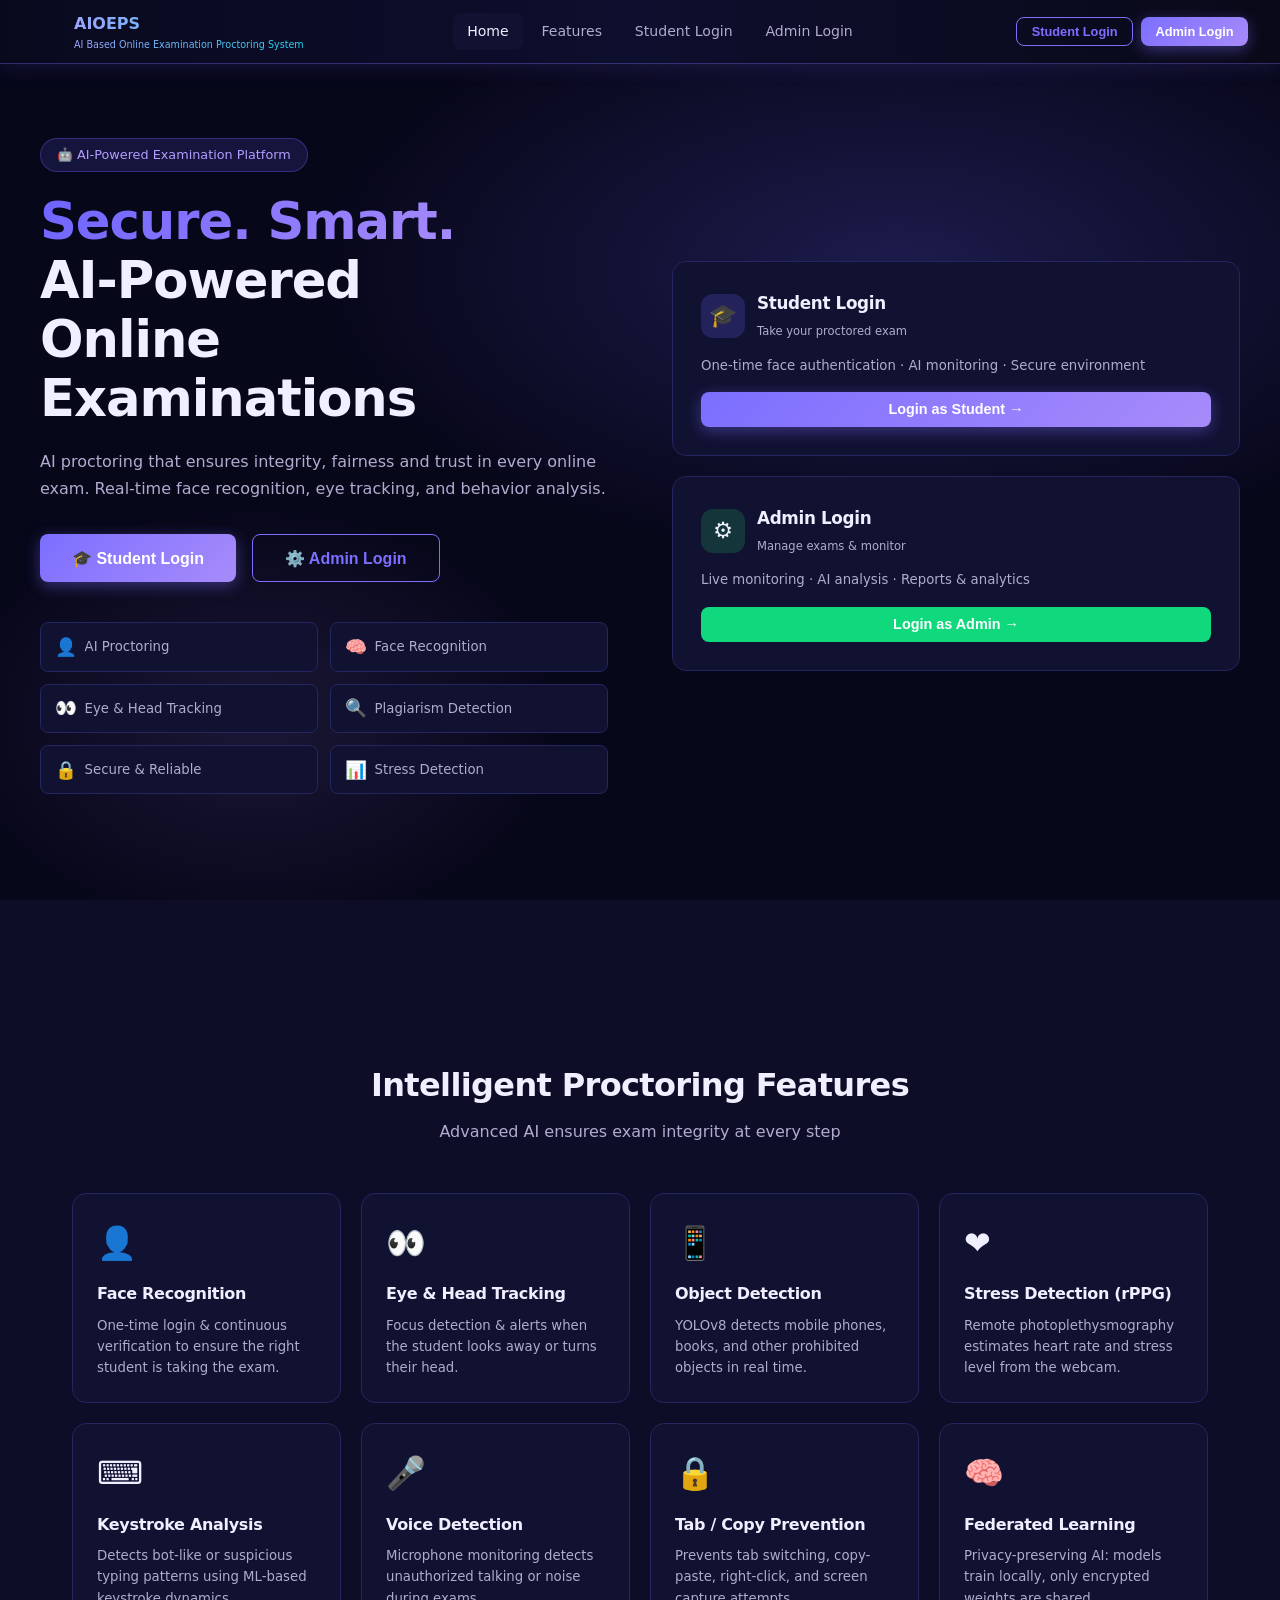
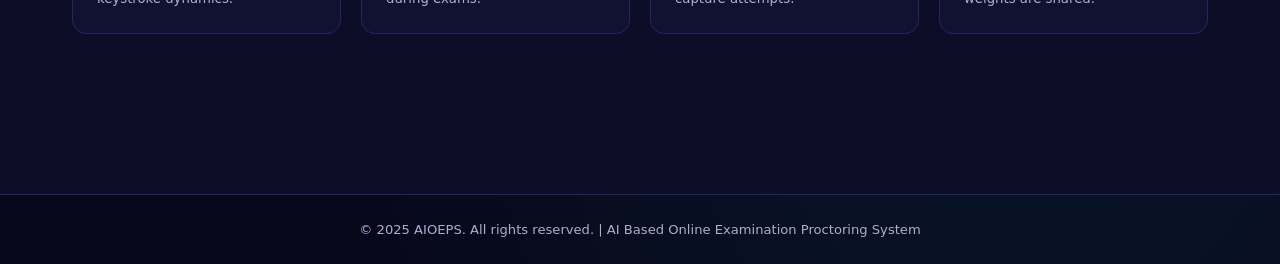
<file: AIOEPS/frontend/index.html>
<!DOCTYPE html>
<html lang="en">
<head>
  <meta charset="UTF-8" />
  <meta name="viewport" content="width=device-width, initial-scale=1.0" />
  <title>AIOEPS — AI Based Online Examination Proctoring System</title>
  <link rel="stylesheet" href="css/style.css" />
  <style>
    /* ── Landing page specific ── */
    body { padding-top: 0; }
    .hero {
      min-height: 100vh; display: flex; align-items: center;
      padding: 6rem 2rem 4rem;
      background:
        radial-gradient(ellipse 70% 50% at 70% 30%, rgba(108,99,255,0.22) 0%, transparent 65%),
        radial-gradient(ellipse 40% 40% at 20% 80%, rgba(167,139,250,0.12) 0%, transparent 60%),
        var(--bg-primary);
    }
    .hero-inner { max-width: 1200px; margin: auto; display: grid; grid-template-columns: 1fr 1fr; gap: 4rem; align-items: center; }
    .hero-badge {
      display: inline-flex; align-items: center; gap: 8px;
      background: rgba(108,99,255,0.15); border: 1px solid rgba(108,99,255,0.35);
      border-radius: 20px; padding: 6px 16px; font-size: 0.8rem;
      color: var(--accent2); margin-bottom: 1.25rem;
    }
    .hero-title { font-size: clamp(2.2rem,4vw,3.2rem); line-height: 1.15; margin-bottom: 1.25rem; }
    .hero-title span { background: linear-gradient(135deg,#6c63ff,#a78bfa); -webkit-background-clip:text; -webkit-text-fill-color:transparent; }
    .hero-desc { color: var(--text-secondary); font-size: 1rem; line-height: 1.7; margin-bottom: 2rem; }
    .hero-btns { display: flex; gap: 1rem; flex-wrap: wrap; margin-bottom: 2.5rem; }
    .hero-features { display: grid; grid-template-columns: repeat(2,1fr); gap: 0.75rem; }
    .hero-feat {
      display: flex; align-items: center; gap: 8px;
      font-size: 0.83rem; color: var(--text-secondary);
      background: var(--bg-card); border: 1px solid var(--border);
      border-radius: var(--radius-sm); padding: 0.6rem 0.85rem;
    }
    .feat-icon { font-size: 1.1rem; }

    /* Right panel — login cards */
    .login-panel { display: flex; flex-direction: column; gap: 1.25rem; }
    .login-card {
      background: var(--bg-card); border: 1px solid var(--border);
      border-radius: var(--radius); padding: 1.75rem;
      transition: var(--transition); cursor: pointer;
    }
    .login-card:hover { border-color: var(--accent); transform: translateY(-3px); box-shadow: 0 8px 30px rgba(108,99,255,0.2); }
    .login-card-header { display: flex; align-items: center; gap: 12px; margin-bottom: 0.75rem; }
    .login-card-icon {
      width: 44px; height: 44px; border-radius: 12px;
      display: flex; align-items: center; justify-content: center; font-size: 1.4rem;
    }
    .login-card-icon.student { background: rgba(108,99,255,0.2); }
    .login-card-icon.admin   { background: rgba(34,197,94,0.2); }
    .login-card h3 { font-size: 1.05rem; }
    .login-card p  { font-size: 0.83rem; color: var(--text-secondary); margin-bottom: 1rem; }

    /* Feature cards section */
    .features-section { padding: 5rem 2rem; max-width: 1200px; margin: auto; }
    .section-title { text-align: center; margin-bottom: 0.5rem; }
    .section-sub   { text-align: center; color: var(--text-secondary); margin-bottom: 3rem; }
    .feat-grid { display: grid; grid-template-columns: repeat(auto-fit,minmax(220px,1fr)); gap: 1.25rem; }
    .feat-card {
      background: var(--bg-card); border: 1px solid var(--border);
      border-radius: var(--radius); padding: 1.5rem;
      transition: var(--transition);
    }
    .feat-card:hover { border-color: var(--accent); transform: translateY(-4px); }
    .feat-card-icon { font-size: 2rem; margin-bottom: 0.75rem; }
    .feat-card h3   { font-size: 1rem; margin-bottom: 0.5rem; }
    .feat-card p    { font-size: 0.83rem; color: var(--text-secondary); }

    /* Footer */
    footer {
      text-align: center; padding: 1.5rem;
      border-top: 1px solid var(--border);
      color: var(--text-secondary); font-size: 0.82rem;
    }

    @media(max-width:900px){ .hero-inner{grid-template-columns:1fr} .login-panel{display:none} }
  </style>
</head>
<body>

<!-- ─── Navbar ─────────────────────────────────────────────────── -->
<nav class="navbar">
  <div class="navbar-brand">
    <span class="logo-icon">🛡️</span>
    <div>
      <div style="font-size:1rem;font-weight:800">AIOEPS</div>
      <div style="font-size:0.6rem;color:var(--text-secondary);font-weight:400">AI Based Online Examination Proctoring System</div>
    </div>
  </div>
  <div class="navbar-links">
    <span class="nav-link active">Home</span>
    <span class="nav-link" onclick="document.getElementById('features').scrollIntoView({behavior:'smooth'})">Features</span>
    <span class="nav-link" onclick="showLoginModal('student')">Student Login</span>
    <span class="nav-link" onclick="showLoginModal('admin')">Admin Login</span>
  </div>
  <div class="flex gap-1">
    <button class="btn btn-outline btn-sm" onclick="showLoginModal('student')">Student Login</button>
    <button class="btn btn-primary btn-sm" onclick="showLoginModal('admin')">Admin Login</button>
  </div>
</nav>

<!-- ─── Hero ───────────────────────────────────────────────────── -->
<section class="hero">
  <div class="hero-inner">
    <div class="fade-in">
      <div class="hero-badge">🤖 AI-Powered Examination Platform</div>
      <h1 class="hero-title">
        <span>Secure. Smart.</span><br/>AI-Powered<br/>Online Examinations
      </h1>
      <p class="hero-desc">
        AI proctoring that ensures integrity, fairness and trust in every online exam.
        Real-time face recognition, eye tracking, and behavior analysis.
      </p>
      <div class="hero-btns">
        <button class="btn btn-primary btn-lg" onclick="showLoginModal('student')">🎓 Student Login</button>
        <button class="btn btn-outline btn-lg" onclick="showLoginModal('admin')">⚙️ Admin Login</button>
      </div>
      <div class="hero-features">
        <div class="hero-feat"><span class="feat-icon">👤</span>AI Proctoring</div>
        <div class="hero-feat"><span class="feat-icon">🧠</span>Face Recognition</div>
        <div class="hero-feat"><span class="feat-icon">👀</span>Eye & Head Tracking</div>
        <div class="hero-feat"><span class="feat-icon">🔍</span>Plagiarism Detection</div>
        <div class="hero-feat"><span class="feat-icon">🔒</span>Secure & Reliable</div>
        <div class="hero-feat"><span class="feat-icon">📊</span>Stress Detection</div>
      </div>
    </div>

    <!-- Login cards on the right -->
    <div class="login-panel fade-in">
      <div class="login-card" onclick="showLoginModal('student')">
        <div class="login-card-header">
          <div class="login-card-icon student">🎓</div>
          <div>
            <h3>Student Login</h3>
            <span class="text-xs text-muted">Take your proctored exam</span>
          </div>
        </div>
        <p>One-time face authentication · AI monitoring · Secure environment</p>
        <button class="btn btn-primary btn-full">Login as Student →</button>
      </div>
      <div class="login-card" onclick="showLoginModal('admin')">
        <div class="login-card-header">
          <div class="login-card-icon admin">⚙️</div>
          <div>
            <h3>Admin Login</h3>
            <span class="text-xs text-muted">Manage exams & monitor</span>
          </div>
        </div>
        <p>Live monitoring · AI analysis · Reports & analytics</p>
        <button class="btn btn-success btn-full">Login as Admin →</button>
      </div>
    </div>
  </div>
</section>

<!-- ─── Features ───────────────────────────────────────────────── -->
<section id="features" style="background:var(--bg-secondary); padding:5rem 0;">
<div class="features-section">
  <h2 class="section-title">Intelligent Proctoring Features</h2>
  <p class="section-sub">Advanced AI ensures exam integrity at every step</p>
  <div class="feat-grid">
    <div class="feat-card">
      <div class="feat-card-icon">👤</div>
      <h3>Face Recognition</h3>
      <p>One-time login & continuous verification to ensure the right student is taking the exam.</p>
    </div>
    <div class="feat-card">
      <div class="feat-card-icon">👀</div>
      <h3>Eye & Head Tracking</h3>
      <p>Focus detection & alerts when the student looks away or turns their head.</p>
    </div>
    <div class="feat-card">
      <div class="feat-card-icon">📱</div>
      <h3>Object Detection</h3>
      <p>YOLOv8 detects mobile phones, books, and other prohibited objects in real time.</p>
    </div>
    <div class="feat-card">
      <div class="feat-card-icon">❤️</div>
      <h3>Stress Detection (rPPG)</h3>
      <p>Remote photoplethysmography estimates heart rate and stress level from the webcam.</p>
    </div>
    <div class="feat-card">
      <div class="feat-card-icon">⌨️</div>
      <h3>Keystroke Analysis</h3>
      <p>Detects bot-like or suspicious typing patterns using ML-based keystroke dynamics.</p>
    </div>
    <div class="feat-card">
      <div class="feat-card-icon">🎤</div>
      <h3>Voice Detection</h3>
      <p>Microphone monitoring detects unauthorized talking or noise during exams.</p>
    </div>
    <div class="feat-card">
      <div class="feat-card-icon">🔒</div>
      <h3>Tab / Copy Prevention</h3>
      <p>Prevents tab switching, copy-paste, right-click, and screen capture attempts.</p>
    </div>
    <div class="feat-card">
      <div class="feat-card-icon">🧠</div>
      <h3>Federated Learning</h3>
      <p>Privacy-preserving AI: models train locally, only encrypted weights are shared.</p>
    </div>
  </div>
</div>
</section>

<footer>© 2025 AIOEPS. All rights reserved. | AI Based Online Examination Proctoring System</footer>

<!-- ─── Login Modal ─────────────────────────────────────────────── -->
<div class="modal-overlay" id="loginModal">
  <div class="modal" style="max-width:400px">
    <div class="modal-header">
      <h3 id="modalTitle">Student Login</h3>
      <button class="modal-close" onclick="closeModal()">✕</button>
    </div>
    <div id="toast-container"></div>

    <!-- Face Scan step (student only) -->
    <div id="faceScanStep" class="hidden" style="text-align:center;margin-bottom:1rem">
      <div class="webcam-box" style="width:220px;margin:0 auto 0.75rem;border-radius:50%;overflow:hidden;border-radius:12px">
        <video id="loginVideo" autoplay muted playsinline style="width:220px;height:165px;object-fit:cover"></video>
      </div>
      <div id="faceStatus" style="font-size:0.85rem;color:var(--accent-green)">📷 Scanning face…</div>
    </div>

    <form id="loginForm" onsubmit="handleLogin(event)">
      <div class="form-group">
        <label class="form-label">Email Address</label>
        <input type="email" id="loginEmail" class="form-control" placeholder="Enter your email" required />
      </div>
      <div class="form-group">
        <label class="form-label">Password</label>
        <div style="position:relative">
          <input type="password" id="loginPassword" class="form-control" placeholder="Enter password" required style="padding-right:2.5rem" />
          <span onclick="togglePwd()" style="position:absolute;right:10px;top:50%;transform:translateY(-50%);cursor:pointer;color:var(--text-secondary)">👁</span>
        </div>
      </div>
      <div style="display:flex;align-items:center;justify-content:space-between;margin-bottom:1rem;font-size:0.82rem">
        <label style="display:flex;align-items:center;gap:6px;cursor:pointer">
          <input type="checkbox" id="rememberMe" /> Remember me
        </label>
        <a href="#" style="color:var(--accent)">Forgot Password?</a>
      </div>
      <button type="submit" class="btn btn-primary btn-full btn-lg" id="loginBtn">
        <span id="loginSpinner" class="hidden">⏳</span> Login
      </button>
    </form>

    <div class="auth-divider"><span>or</span></div>
    <button class="btn btn-outline btn-full" onclick="showRegisterModal()">Create Account</button>
    <p style="text-align:center;margin-top:0.75rem;font-size:0.78rem;color:var(--text-secondary)">
      🔒 Your data is secure and private
    </p>
  </div>
</div>

<!-- ─── Register Modal ─────────────────────────────────────────── -->
<div class="modal-overlay" id="registerModal">
  <div class="modal" style="max-width:400px">
    <div class="modal-header">
      <h3>Create Account</h3>
      <button class="modal-close" onclick="document.getElementById('registerModal').classList.remove('show')">✕</button>
    </div>
    <form id="registerForm" onsubmit="handleRegister(event)">
      <div class="form-group">
        <label class="form-label">Full Name</label>
        <input type="text" id="regName" class="form-control" placeholder="Your full name" required />
      </div>
      <div class="form-group">
        <label class="form-label">Email Address</label>
        <input type="email" id="regEmail" class="form-control" placeholder="Enter email" required />
      </div>
      <div class="form-group">
        <label class="form-label">Password</label>
        <input type="password" id="regPassword" class="form-control" placeholder="Create password" required minlength="6" />
      </div>
      <div class="form-group">
        <label class="form-label">Role</label>
        <select id="regRole" class="form-control">
          <option value="student">Student</option>
          <option value="admin">Admin</option>
        </select>
      </div>
      <button type="submit" class="btn btn-primary btn-full btn-lg">Register</button>
    </form>
    <p style="text-align:center;margin-top:0.75rem;font-size:0.82rem">
      Already have an account? <a href="#" onclick="showLoginModal('student')">Login</a>
    </p>
  </div>
</div>

<div id="toast-container"></div>

<script src="js/auth.js"></script>
<script>
  // ── Redirect if already logged in ────────────────────────────
  const tok = localStorage.getItem('aioeps_token');
  const usr = JSON.parse(localStorage.getItem('aioeps_user') || 'null');
  if (tok && usr) {
    window.location.href = usr.role === 'admin'
      ? '/admin/dashboard.html'
      : '/student/dashboard.html';
  }

  let _loginRole = 'student';

  function showLoginModal(role) {
    _loginRole = role;
    document.getElementById('modalTitle').textContent =
      role === 'admin' ? '⚙️ Admin Login' : '🎓 Student Login';
    document.getElementById('loginModal').classList.add('show');
  }

  function closeModal() {
    document.getElementById('loginModal').classList.remove('show');
    stopLoginVideo();
  }

  function showRegisterModal() {
    document.getElementById('loginModal').classList.remove('show');
    document.getElementById('registerModal').classList.add('show');
  }

  function togglePwd() {
    const f = document.getElementById('loginPassword');
    f.type = f.type === 'password' ? 'text' : 'password';
  }

  // Close modal on backdrop click
  document.getElementById('loginModal').addEventListener('click', e => {
    if (e.target === e.currentTarget) closeModal();
  });

  let loginStream = null;
  function stopLoginVideo() {
    if (loginStream) { loginStream.getTracks().forEach(t => t.stop()); loginStream = null; }
  }

  function handleLogin(e) {
    e.preventDefault();
    const email    = document.getElementById('loginEmail').value;
    const password = document.getElementById('loginPassword').value;
    const btn      = document.getElementById('loginBtn');
    btn.disabled = true; btn.textContent = '⏳ Logging in…';

    API.login(email, password).then(data => {
      if (data.success) {
        localStorage.setItem('aioeps_token', data.token);
        localStorage.setItem('aioeps_user',  JSON.stringify(data.user));
        showToast('✅ Login successful! Redirecting…', 'success');
        setTimeout(() => {
          window.location.href = data.user.role === 'admin'
            ? '/admin/dashboard.html'
            : '/student/dashboard.html';
        }, 800);
      } else {
        showToast(data.message || 'Login failed', 'error');
        btn.disabled = false; btn.textContent = 'Login';
      }
    }).catch(() => {
      showToast('Server error. Is backend running?', 'error');
      btn.disabled = false; btn.textContent = 'Login';
    });
  }

  function handleRegister(e) {
    e.preventDefault();
    API.register(
      document.getElementById('regName').value,
      document.getElementById('regEmail').value,
      document.getElementById('regPassword').value,
      document.getElementById('regRole').value
    ).then(data => {
      if (data.success) {
        showToast(`✅ Account created! ID: ${data.student_id}`, 'success');
        document.getElementById('registerModal').classList.remove('show');
        showLoginModal('student');
      } else {
        showToast(data.message || 'Registration failed', 'error');
      }
    });
  }

  function showToast(msg, type = 'info') {
    const c = document.getElementById('toast-container');
    const t = document.createElement('div');
    t.className = `toast ${type}`; t.textContent = msg;
    c.appendChild(t);
    setTimeout(() => t.remove(), 4000);
  }
</script>
</body>
</html>
</file>
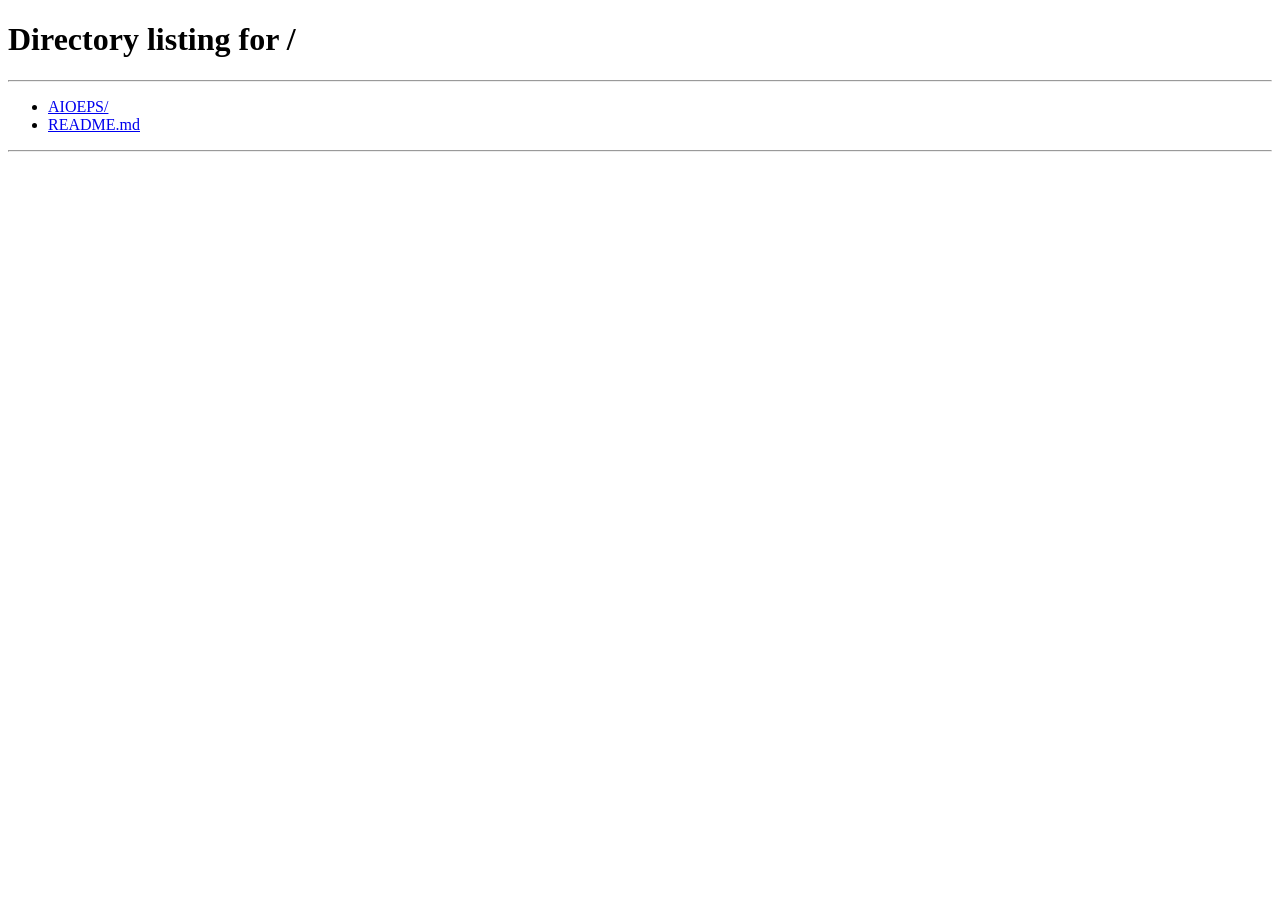
<file: AIOEPS/frontend/admin/dashboard.html>
<!DOCTYPE html>
<html lang="en">
<head>
  <meta charset="UTF-8"/>
  <meta name="viewport" content="width=device-width,initial-scale=1.0"/>
  <title>Admin Dashboard — AIOEPS</title>
  <link rel="stylesheet" href="../css/style.css"/>
  <style>
    .live-card {
      background: var(--bg-card); border: 1px solid var(--border);
      border-radius: var(--radius); padding: 0.85rem;
      display: flex; align-items: center; gap: 0.75rem;
    }
    .live-avatar {
      width: 48px; height: 48px; border-radius: 50%;
      background: var(--accent); display: flex; align-items: center;
      justify-content: center; font-size: 1.2rem; flex-shrink: 0;
    }
    .chart-bar-wrap { display: flex; flex-direction: column; gap: 8px; }
    .chart-bar-row  { display: flex; align-items: center; gap: 10px; font-size: 0.8rem; }
    .chart-bar-label{ width: 110px; color: var(--text-secondary); flex-shrink: 0; }
    .chart-bar-bg   { flex: 1; background: var(--bg-secondary); border-radius: 4px; height: 18px; overflow: hidden; }
    .chart-bar-fill { height: 100%; border-radius: 4px; transition: width 0.8s ease; display: flex; align-items: center; padding-left: 6px; font-size: 0.72rem; font-weight: 700; color: #fff; }
    .donut-wrap     { display: flex; align-items: center; gap: 1.5rem; flex-wrap: wrap; }
    .donut-legend   { display: flex; flex-direction: column; gap: 6px; }
    .donut-item     { display: flex; align-items: center; gap: 8px; font-size: 0.82rem; }
    .donut-dot      { width: 12px; height: 12px; border-radius: 50%; flex-shrink: 0; }
  </style>
</head>
<body>

<!-- Navbar -->
<nav class="navbar">
  <div class="navbar-brand"><span class="logo-icon">🛡️</span>AIOEPS <span class="badge badge-info" style="margin-left:8px">Admin</span></div>
  <div class="flex-center gap-2">
    <span class="text-sm text-muted" id="adminName"></span>
    <span class="text-xs text-muted" id="clockEl"></span>
    <button class="btn btn-outline btn-sm" onclick="Auth.logout()">🚪 Logout</button>
  </div>
</nav>

<div class="layout">
  <!-- Sidebar -->
  <aside class="sidebar">
    <div class="sidebar-section">
      <div class="sidebar-label">Main</div>
      <div class="sidebar-item active"   data-sec="dashboard" ><span class="item-icon">🏠</span>Dashboard</div>
      <div class="sidebar-item"          data-sec="students"  ><span class="item-icon">👨‍🎓</span>Students</div>
      <div class="sidebar-item"          data-sec="exams"     ><span class="item-icon">📝</span>Exams</div>
      <div class="sidebar-item"          data-sec="warnings"  ><span class="item-icon">⚠️</span>Warnings <span class="item-badge" id="badge-warn">0</span></div>
      <div class="sidebar-item"          data-sec="plagiarism"><span class="item-icon">🔍</span>Plagiarism Detection</div>
      <div class="sidebar-item"          data-sec="keystroke" ><span class="item-icon">⌨️</span>Keystroke Analysis</div>
      <div class="sidebar-item"          data-sec="reports"   ><span class="item-icon">📊</span>Reports</div>
      <div class="sidebar-item"          data-sec="results"   ><span class="item-icon">🏆</span>Stored Results</div>
      <div class="sidebar-item"          data-sec="storedanswers"><span class="item-icon">📋</span>Stored Answers</div>
      <div class="sidebar-item"          data-sec="federated" ><span class="item-icon">🔗</span>Federated Learning</div>
      <div class="sidebar-item"          data-sec="settings"  ><span class="item-icon">⚙️</span>Settings</div>
    </div>
    
  </aside>

  <main class="main-content">

    <!-- ══ DASHBOARD ══════════════════════════════════════════════════ -->
    <section id="sec-dashboard" class="fade-in">
      <div class="flex-between mb-3">
        <h2>📊 Dashboard Overview</h2>
        <button class="btn btn-primary btn-sm" onclick="if(typeof downloadReport==='function')downloadReport();else window.open('http://localhost:5000/api/admin/download-report','_blank')">⬇ Download Report</button>
      </div>

      <!-- Top Stats -->
      <div class="grid-4 mb-3">
        <div class="stat-card"><div class="stat-icon blue">👨‍🎓</div><div><div class="stat-value" id="ds-students">—</div><div class="stat-label">Total Students</div></div></div>
        <div class="stat-card"><div class="stat-icon green">✅</div><div><div class="stat-value" id="ds-safe">—</div><div class="stat-label">Safe Students</div></div></div>
        <div class="stat-card"><div class="stat-icon yellow">⚠️</div><div><div class="stat-value" id="ds-warnings">—</div><div class="stat-label">Warnings</div></div></div>
        <div class="stat-card"><div class="stat-icon red">🚨</div><div><div class="stat-value" id="ds-suspicious">—</div><div class="stat-label">Suspicious</div></div></div>
      </div>
      <div class="grid-4 mb-3">
        <div class="stat-card"><div class="stat-icon blue">📝</div><div><div class="stat-value" id="ds-exams">—</div><div class="stat-label">Total Exams</div></div></div>
        <div class="stat-card"><div class="stat-icon orange">🔴</div><div><div class="stat-value" id="ds-ongoing">—</div><div class="stat-label">Ongoing Exams</div></div></div>
        <div class="stat-card"><div class="stat-icon green">✅</div><div><div class="stat-value" id="ds-completed">—</div><div class="stat-label">Completed</div></div></div>
        <div class="stat-card"><div class="stat-icon yellow">⚡</div><div><div class="stat-value" id="ds-high">—</div><div class="stat-label">High Severity</div></div></div>
      </div>

      <!-- Charts Row -->
      <div class="grid-2 mb-3">
        <div class="card">
          <div class="card-header"><span class="card-title">🎯 Overall Exam Status</span></div>
          <div class="donut-wrap mt-2" id="examStatusChart"></div>
        </div>
        <div class="card">
          <div class="card-header"><span class="card-title">📈 Warnings by Type</span></div>
          <div class="chart-bar-wrap mt-2" id="warningTypeChart"></div>
        </div>
      </div>

      <!-- Live Student Status table -->
      <div class="card">
        <div class="card-header">
          <span class="card-title">👥 Live Student Status</span>
          <button class="btn btn-outline btn-sm" onclick="document.querySelector('[data-sec=live]').click()">View All →</button>
        </div>
        <div class="table-wrap">
          <table>
            <thead><tr><th>#</th><th>Student</th><th>Status</th><th>rPPG (BPM)</th><th>Warnings</th><th>Action</th></tr></thead>
            <tbody id="liveTable"><tr><td colspan="6" class="text-center text-muted">Loading…</td></tr></tbody>
          </table>
        </div>
        <a href="#" style="display:block;text-align:right;margin-top:0.5rem;font-size:0.82rem" onclick="document.querySelector('[data-sec=students]').click()">View All Students →</a>
      </div>
    </section>

    <!-- ══ STUDENTS ═══════════════════════════════════════════════════ -->
    <section id="sec-students" class="hidden fade-in">
      <div class="flex-between mb-3">
        <h2>👨‍🎓 Students</h2>
        <button class="btn btn-primary btn-sm" onclick="openAddStudent()">+ Add Student</button>
      </div>
      <div class="card mb-2" style="padding:0.75rem">
        <input class="form-control" id="studentSearch" placeholder="🔍 Search students…" oninput="filterStudents()" style="max-width:320px"/>
      </div>
      <div class="card">
        <div class="table-wrap">
          <table>
            <thead><tr><th>Student ID</th><th>Name</th><th>Email</th><th>Status</th><th>rPPG</th><th>Exams</th><th>Avg Score</th><th>Warnings</th><th>Action</th></tr></thead>
            <tbody id="studentsTable"><tr><td colspan="9" class="text-center text-muted">Loading…</td></tr></tbody>
          </table>
        </div>
        <div id="studentsFooter" class="text-xs text-muted mt-1"></div>
      </div>
    </section>

    <!-- ══ EXAMS ══════════════════════════════════════════════════════ -->
    <section id="sec-exams" class="hidden fade-in">
      <div class="flex-between mb-3">
        <h2>📝 Exams</h2>
        <button class="btn btn-primary btn-sm" onclick="openAddExam()">+ Create Exam</button>
      </div>
      <!-- Stats bar -->
      <div class="grid-4 mb-3">
        <div class="stat-card" style="cursor:pointer" onclick="filterExams('all')"><div class="stat-icon blue">📝</div><div><div class="stat-value" id="ex-total">—</div><div class="stat-label">Total Exams</div></div></div>
        <div class="stat-card" style="cursor:pointer" onclick="filterExams('ongoing')"><div class="stat-icon red">🔴</div><div><div class="stat-value" id="ex-ongoing">—</div><div class="stat-label">Ongoing</div></div></div>
        <div class="stat-card" style="cursor:pointer" onclick="filterExams('upcoming')"><div class="stat-icon yellow">⏳</div><div><div class="stat-value" id="ex-upcoming">—</div><div class="stat-label">Upcoming</div></div></div>
        <div class="stat-card" style="cursor:pointer" onclick="filterExams('completed')"><div class="stat-icon green">✅</div><div><div class="stat-value" id="ex-completed">—</div><div class="stat-label">Completed</div></div></div>
      </div>
      <!-- Filter tabs -->
      <div class="flex gap-1 mb-3" style="flex-wrap:wrap">
        <button class="btn btn-primary btn-sm" id="tab-all" onclick="filterExams('all')">All Exams</button>
        <button class="btn btn-ghost btn-sm" id="tab-upcoming" onclick="filterExams('upcoming')">⏳ Upcoming</button>
        <button class="btn btn-ghost btn-sm" id="tab-ongoing" onclick="filterExams('ongoing')">🔴 Ongoing</button>
        <button class="btn btn-ghost btn-sm" id="tab-completed" onclick="filterExams('completed')">✅ Completed</button>
      </div>
      <div class="card">
        <div class="table-wrap">
          <table>
            <thead><tr><th>Exam ID</th><th>Title</th><th>Type</th><th>Duration</th><th>Marks</th><th>Status</th><th>Actions</th></tr></thead>
            <tbody id="examsTable"><tr><td colspan="7" class="text-center text-muted">Loading…</td></tr></tbody>
          </table>
        </div>
      </div>
    </section>

    <!-- ══ WARNINGS ═══════════════════════════════════════════════════ -->
    <section id="sec-warnings" class="hidden fade-in">
      <h2 class="mb-3">⚠️ Proctoring Warnings</h2>
      <!-- Summary badges -->
      <div class="grid-4 mb-3">
        <div class="stat-card"><div class="stat-icon red">⚠️</div><div><div class="stat-value" id="wr-total">—</div><div class="stat-label">Total Warnings</div></div></div>
        <div class="stat-card"><div class="stat-icon red">🚨</div><div><div class="stat-value" id="wr-high">—</div><div class="stat-label">High Severity</div></div></div>
        <div class="stat-card"><div class="stat-icon yellow">⚡</div><div><div class="stat-value" id="wr-medium">—</div><div class="stat-label">Medium</div></div></div>
        <div class="stat-card"><div class="stat-icon blue">ℹ️</div><div><div class="stat-value" id="wr-low">—</div><div class="stat-label">Low</div></div></div>
      </div>
      <div class="card">
        <div class="table-wrap">
          <table>
            <thead><tr><th>ID</th><th>Student</th><th>Type</th><th>Severity</th><th>Time</th><th>Exam</th><th>Action</th></tr></thead>
            <tbody id="warningsTable"><tr><td colspan="7" class="text-center text-muted">Loading…</td></tr></tbody>
          </table>
        </div>
      </div>
    </section>

    
    <!-- ══ PLAGIARISM DETECTION ══════════════════════════════════════ -->
    <section id="sec-plagiarism" class="hidden fade-in">
      <div class="flex-between mb-3">
        <h2>🔍 Plagiarism Detection</h2>
        <span class="badge badge-info" style="font-size:0.8rem">Coding Questions Only</span>
      </div>

      <!-- Live checker card -->
      <div class="grid-2 mb-3">
        <div class="card">
          <div class="card-header"><span class="card-title">🧪 Run Plagiarism Check</span></div>
          <div class="form-group">
            <label class="form-label">Question Type</label>
            <select class="form-control" id="plag-qtype">
              <option value="Coding">Coding ✅ (Analysis Active)</option>
              <option value="MCQ">MCQ ⛔ (Bypassed)</option>
            </select>
          </div>
          <div class="form-group">
            <label class="form-label">Student Code / Answer</label>
            <textarea class="form-control" id="plag-answer" rows="6" placeholder="Paste student code here…" style="font-family:monospace;font-size:0.82rem"></textarea>
          </div>
          <div class="form-group">
            <label class="form-label">Subject (optional)</label>
            <select class="form-control" id="plag-subject">
              <option value="">Auto-detect</option>
              <option value="data_structures">Data Structures</option>
              <option value="algorithms">Algorithms</option>
              <option value="python">Python</option>
            </select>
          </div>
          <button class="btn btn-primary btn-full" onclick="runPlagiarismCheck()">🔍 Analyse Now</button>
          <div id="plag-status" class="mt-2"></div>
        </div>

        <div class="card">
          <div class="card-header"><span class="card-title">📊 Result</span></div>
          <div id="plag-result-wrap" style="padding:1rem">
            <div class="text-center text-muted" style="padding:2rem 0">
              <div style="font-size:3rem">🔍</div>
              <div>Run a check to see results</div>
            </div>
          </div>
        </div>
      </div>

      <!-- Risk legend -->
      <div class="card mb-3">
        <div class="card-header"><span class="card-title">📋 Risk Level Guide</span></div>
        <div style="display:flex;gap:1.5rem;flex-wrap:wrap;padding:0.75rem">
          <div style="display:flex;align-items:center;gap:0.5rem">
            <div style="width:14px;height:14px;border-radius:50%;background:#22c55e"></div>
            <span class="text-sm"><b>Normal (Safe)</b> — 0% to 60%: Original or standard syntax</span>
          </div>
          <div style="display:flex;align-items:center;gap:0.5rem">
            <div style="width:14px;height:14px;border-radius:50%;background:#f59e0b"></div>
            <span class="text-sm"><b>Medium Risk</b> — 61% to 90%: Significant overlap, review needed</span>
          </div>
          <div style="display:flex;align-items:center;gap:0.5rem">
            <div style="width:14px;height:14px;border-radius:50%;background:#ef4444"></div>
            <span class="text-sm"><b>High Risk (Suspicious)</b> — 91% to 100%: Likely direct copy</span>
          </div>
        </div>
      </div>

      <!-- History table -->
      <div class="card">
        <div class="card-header"><span class="card-title">🗂 Recent Plagiarism Checks</span></div>
        <div class="table-wrap">
          <table>
            <thead><tr><th>Time</th><th>Question Type</th><th>Score</th><th>Risk Level</th><th>Details</th></tr></thead>
            <tbody id="plagHistoryTable"><tr><td colspan="5" class="text-center text-muted">No checks yet</td></tr></tbody>
          </table>
        </div>
      </div>
    </section>

    <!-- ══ KEYSTROKE DYNAMICS ═════════════════════════════════════════ -->
    <section id="sec-keystroke" class="hidden fade-in">
      <div class="flex-between mb-3">
        <h2>⌨️ Keystroke Dynamics Analysis</h2>
        <button class="btn btn-outline btn-sm" onclick="loadKeystroke()">🔄 Refresh</button>
      </div>

      <!-- Phase explainer -->
      <div class="alert alert-info mb-3" style="font-size:0.85rem">
        <b>📖 How it works:</b> During the <b>first 40 seconds</b> of a coding task, the system builds a typing signature (Baseline WPM, Dwell & Flight times).
        After that, it continuously compares live typing against the baseline. A sudden jump (e.g. 45 WPM → 100+ WPM) triggers a <b>Typing Speed Mismatch</b> warning.
      </div>

      <!-- Stats row -->
      <div class="stats-grid mb-3">
        <div class="stat-card"><div class="stat-icon blue">🖥️</div><div><div class="stat-value" id="ks-total">—</div><div class="stat-label">Active Sessions</div></div></div>
        <div class="stat-card"><div class="stat-icon yellow">⚠️</div><div><div class="stat-value" id="ks-mismatches">—</div><div class="stat-label">Mismatch Alerts</div></div></div>
        <div class="stat-card"><div class="stat-icon green">✅</div><div><div class="stat-value" id="ks-baseline">—</div><div class="stat-label">Baselines Locked</div></div></div>
        <div class="stat-card"><div class="stat-icon red">🤖</div><div><div class="stat-value" id="ks-flagged">—</div><div class="stat-label">Bot Patterns Detected</div></div></div>
      </div>

      <!-- Session table -->
      <div class="card mb-3">
        <div class="card-header"><span class="card-title">📡 Live Session Monitor</span></div>
        <div class="table-wrap">
          <table>
            <thead><tr><th>Session ID</th><th>Phase</th><th>Baseline WPM</th><th>Mismatch Alerts</th><th>Last Warning</th><th>Status</th></tr></thead>
            <tbody id="ksSessionTable"><tr><td colspan="6" class="text-center text-muted">Loading…</td></tr></tbody>
          </table>
        </div>
      </div>

      <!-- Manual simulator for demo/testing -->
      <div class="card">
        <div class="card-header"><span class="card-title">🧪 Simulate Keystroke Data (Demo)</span></div>
        <div style="display:grid;grid-template-columns:1fr 1fr;gap:1rem;padding:0.5rem">
          <div class="form-group">
            <label class="form-label">Simulated Elapsed Time (seconds)</label>
            <input type="number" class="form-control" id="ks-elapsed" value="45" min="0" max="300"/>
          </div>
          <div class="form-group">
            <label class="form-label">Avg Dwell Time (ms) — normal: 80-150ms</label>
            <input type="number" class="form-control" id="ks-dwell" value="100" min="10" max="500"/>
          </div>
          <div class="form-group">
            <label class="form-label">Avg Flight Time (ms) — normal: 60-120ms</label>
            <input type="number" class="form-control" id="ks-flight" value="80" min="10" max="500"/>
          </div>
          <div class="form-group">
            <label class="form-label">Session ID (for baseline tracking)</label>
            <input type="text" class="form-control" id="ks-session-id" value="demo-session-1"/>
          </div>
        </div>
        <div style="padding:0.5rem 0.5rem 1rem">
          <button class="btn btn-primary" onclick="simulateKeystroke()">▶ Simulate &amp; Analyse</button>
          <button class="btn btn-ghost btn-sm" onclick="document.getElementById('ks-dwell').value=30;document.getElementById('ks-flight').value=20;" style="margin-left:0.5rem">🤖 Inject Bot Pattern</button>
          <button class="btn btn-ghost btn-sm" onclick="document.getElementById('ks-dwell').value=45;document.getElementById('ks-flight').value=15;document.getElementById('ks-elapsed').value=60;" style="margin-left:0.5rem">⚡ Inject Speed Mismatch</button>
        </div>
        <div id="ks-sim-result" style="padding:0 1rem 1rem"></div>
      </div>
    </section>

    <!-- ══ REPORTS ════════════════════════════════════════════════════ -->
    <section id="sec-reports" class="hidden fade-in">
      <h2 class="mb-3">📊 Reports</h2>
      <div class="grid-2">
        <div class="card">
          <div class="card-header"><span class="card-title">Choose Report Type</span></div>
          <div class="form-group">
            <label class="form-label">Report Type</label>
            <select class="form-control" id="reportType">
              <option>Daily Report</option><option>Weekly Report</option>
              <option>Exam Summary</option><option>Warning Report</option>
            </select>
          </div>
          <div class="form-group">
            <label class="form-label">Date</label>
            <input type="date" class="form-control" id="reportDate"/>
          </div>
          <button class="btn btn-primary btn-full" onclick="generateReport()">📊 Generate Report</button>
          <div id="reportStatus" class="mt-2"></div>
          <hr style="border-color:var(--border);margin:1rem 0"/>
          <button class="btn btn-success btn-full" onclick="downloadReport()">⬇ Download PDF Report</button>
        </div>
        <div class="card">
          <div class="card-header"><span class="card-title">Summary</span></div>
          <div id="reportSummary"></div>
          <hr style="border-color:var(--border);margin:1rem 0"/>
          <div class="card-header"><span class="card-title">Top Warning Types</span></div>
          <div id="reportWarningTypes" class="chart-bar-wrap mt-2"></div>
          <hr style="border-color:var(--border);margin:1rem 0"/>
          <div class="card-header"><span class="card-title">Recent Activity</span></div>
          <div id="recentActivity" class="mt-1"></div>
        </div>
      </div>
    </section>

    <!-- ══ STORED RESULTS ════════════════════════════════════════════ -->
    <section id="sec-results" class="hidden fade-in">
      <div class="flex-between mb-3">
        <h2>🏆 Stored Results</h2>
        <input class="form-control" placeholder="🔍 Search results…" style="max-width:260px" oninput="filterResults(this.value)"/>
      </div>
      <div class="card">
        <div class="table-wrap">
          <table>
            <thead><tr><th>ID</th><th>Student</th><th>Exam</th><th>Score (%)</th><th>Result</th><th>Date</th><th>Warnings</th></tr></thead>
            <tbody id="resultsTable"><tr><td colspan="7" class="text-center text-muted">Loading…</td></tr></tbody>
          </table>
        </div>
      </div>
    </section>

    <!-- ══ STORED ANSWERS ════════════════════════════════════════════ -->
    <section id="sec-storedanswers" class="hidden fade-in">
      <div class="flex-between mb-3">
        <h2>📋 Stored Answers</h2>
        <div class="flex gap-2">
          <select class="form-control" id="saFilterType" onchange="filterStoredAnswers()" style="max-width:140px">
            <option value="">All Types</option>
            <option value="MCQ">MCQ</option>
            <option value="Coding">Coding</option>
          </select>
          <input class="form-control" id="saSearch" placeholder="🔍 Search student / exam…" style="max-width:220px" oninput="filterStoredAnswers()"/>
        </div>
      </div>
      <div id="saContainer"><p class="text-muted">Loading…</p></div>
    </section>

        <!-- ══ FEDERATED LEARNING ════════════════════════════════════════ -->
    <section id="sec-federated" class="hidden fade-in">
      <h2 class="mb-3">🔗 Federated Learning</h2>
      <div class="grid-2">
        <div class="card">
          <div class="card-header"><span class="card-title">🌐 Global Model Status</span></div>
          <div style="padding:0.5rem">
            <div class="flex-between mb-1 text-sm"><span class="text-muted">Training Round</span><span class="fw-bold" id="fl-round">8</span></div>
            <div class="flex-between mb-1 text-sm"><span class="text-muted">Global Accuracy</span><span class="fw-bold text-green" id="fl-acc">94.62%</span></div>
            <div class="flex-between mb-1 text-sm"><span class="text-muted">Total Devices</span><span class="fw-bold" id="fl-devices">118</span></div>
            <div class="flex-between mb-1 text-sm"><span class="text-muted">Participating</span><span class="fw-bold text-accent">118 (96.3%)</span></div>
            <div class="progress mt-2 mb-1"><div class="progress-bar green" style="width:94.62%"></div></div>
            <div class="text-xs text-muted text-center">Model Accuracy: 94.62%</div>
          </div>
          <div class="alert alert-success mt-2" style="font-size:0.82rem">
            <div>✅ <b>Privacy Preserved</b> — Data stays on device</div>
            <div>🔒 <b>Communication</b> — Secure & Encrypted</div>
          </div>
        </div>
        <div class="card">
          <div class="card-header"><span class="card-title">📈 Model Accuracy Over Rounds</span></div>
          <div id="flChart" style="padding:1rem">
            <div class="chart-bar-wrap" id="flAccChart"></div>
          </div>
        </div>
      </div>
      <div class="card mt-3">
        <div class="card-header"><span class="card-title">FL Pipeline</span></div>
        <div style="display:flex;align-items:center;gap:1rem;flex-wrap:wrap;padding:1rem">
          <div style="text-align:center;font-size:0.8rem"><div style="font-size:1.5rem">📱</div>Local Training</div>
          <div style="color:var(--accent);font-size:1.5rem">→</div>
          <div style="text-align:center;font-size:0.8rem"><div style="font-size:1.5rem">🔐</div>Encrypted Aggregation</div>
          <div style="color:var(--accent);font-size:1.5rem">→</div>
          <div style="text-align:center;font-size:0.8rem"><div style="font-size:1.5rem">🌐</div>Global Model</div>
          <div style="color:var(--accent);font-size:1.5rem">→</div>
          <div style="text-align:center;font-size:0.8rem"><div style="font-size:1.5rem">✅</div>Updated Global Model</div>
        </div>
      </div>
    </section>

    <!-- ══ SETTINGS ═══════════════════════════════════════════════════ -->
    <section id="sec-settings" class="hidden fade-in">
      <h2 class="mb-3">⚙️ Settings</h2>
      <div class="grid-2">
        <div class="card">
          <div class="card-header"><span class="card-title">General Settings</span></div>
          <div class="form-group"><label class="form-label">System Name</label><input class="form-control" value="AIOEPS" id="set-name"/></div>
          <div class="form-group"><label class="form-label">Time Zone</label>
            <select class="form-control" id="set-tz"><option>UTC+05:30 Asia/Kolkata</option><option>UTC+00:00 UTC</option></select></div>
          <div class="form-group"><label class="form-label">Date Format</label>
            <select class="form-control"><option>DD/MM/YYYY</option><option>MM/DD/YYYY</option></select></div>
        </div>
        <div class="card">
          <div class="card-header"><span class="card-title">Notification Settings</span></div>
          <div class="form-group flex-between"><label class="form-label">Email Notifications</label>
            <input type="checkbox" id="set-email" checked style="width:auto"/></div>
          <div class="form-group flex-between"><label class="form-label">SMS Notifications</label>
            <input type="checkbox" id="set-sms" checked style="width:auto"/></div>
          <div class="form-group flex-between"><label class="form-label">Push Notifications</label>
            <input type="checkbox" id="set-push" style="width:auto"/></div>
        </div>
        <div class="card">
          <div class="card-header"><span class="card-title">AI Sensitivity Level</span></div>
          <div class="form-group">
            <label class="form-label">Sensitivity</label>
            <input type="range" min="1" max="3" value="2" class="w-full" id="set-sens"
              oninput="document.getElementById('sens-label').textContent=['Low','Medium','High'][this.value-1]"/>
            <div class="flex-between text-xs text-muted mt-1"><span>Low</span><b id="sens-label">Medium</b><span>High</span></div>
          </div>
        </div>
        <div class="card">
          <div class="card-header"><span class="card-title">Danger Zone</span></div>
          <button class="btn btn-danger btn-sm mb-2" onclick="if(confirm('Clear all logs?')) showToast('Logs cleared','success')">🗑 Clear All Logs</button><br/>
          <button class="btn btn-outline btn-sm" onclick="showToast('Backup created','success')">💾 Export Backup</button>
        </div>
      </div>
      <button class="btn btn-primary mt-3" onclick="saveSettings()">💾 Save Changes</button>
    </section>

  </main>
</div>

<!-- Add Student Modal -->
<div class="modal-overlay" id="addStudentModal">
  <div class="modal">
    <div class="modal-header"><h3>+ Add Student</h3><button class="modal-close" onclick="closeModals()">✕</button></div>
    <div class="form-group"><label class="form-label">Full Name</label><input class="form-control" id="new-name" placeholder="Student name"/></div>
    <div class="form-group"><label class="form-label">Email</label><input class="form-control" id="new-email" type="email" placeholder="student@email.com"/></div>
    <div class="form-group"><label class="form-label">Password</label><input class="form-control" id="new-pwd" type="password" value="student123"/></div>
    <button class="btn btn-primary btn-full" onclick="addStudent()">Add Student</button>
  </div>
</div>

<!-- Add Exam Modal -->
<div class="modal-overlay" id="addExamModal">
  <div class="modal">
    <div class="modal-header"><h3>+ Create Exam</h3><button class="modal-close" onclick="closeModals()">✕</button></div>
    <div class="grid-2">
      <div class="form-group"><label class="form-label">Title</label><input class="form-control" id="ex-title" placeholder="Exam title"/></div>
      <div class="form-group"><label class="form-label">Subject</label><input class="form-control" id="ex-subject" placeholder="Subject"/></div>
      <div class="form-group"><label class="form-label">Type</label>
        <select class="form-control" id="ex-type"><option>MCQ</option><option>Coding</option><option>Mixed</option></select></div>
      <div class="form-group"><label class="form-label">Duration (min)</label><input class="form-control" id="ex-duration" type="number" value="60"/></div>
      <div class="form-group"><label class="form-label">Total Marks</label><input class="form-control" id="ex-marks" type="number" value="50"/></div>
      <div class="form-group"><label class="form-label">Pass Marks</label><input class="form-control" id="ex-pass" type="number" value="25"/></div>
    </div>
    <div class="form-group"><label class="form-label">Instructions</label><textarea class="form-control" id="ex-instructions" rows="3"></textarea></div>
    <button class="btn btn-primary btn-full" onclick="createExam()">Create Exam</button>
  </div>
</div>

<!-- Add Question Modal -->
<div class="modal-overlay" id="addQuestionModal">
  <div class="modal" style="max-width:600px">
    <div class="modal-header"><h3>➕ Add Question to <span id="aq-exam-title"></span></h3><button class="modal-close" onclick="document.getElementById('addQuestionModal').classList.remove('show')">✕</button></div>
    <div class="form-group">
      <label class="form-label">Question Type</label>
      <select class="form-control" id="aq-qtype" onchange="toggleQuestionFields()">
        <option value="MCQ">MCQ</option>
        <option value="Coding">Coding</option>
      </select>
    </div>
    <div class="form-group">
      <label class="form-label">Question Text</label>
      <textarea class="form-control" id="aq-question" rows="3" placeholder="Enter the question..."></textarea>
    </div>
    <div class="form-group">
      <label class="form-label">Marks</label>
      <input class="form-control" id="aq-marks" type="number" value="1" min="1"/>
    </div>
    <!-- MCQ Fields -->
    <div id="mcq-fields">
      <div class="grid-2">
        <div class="form-group"><label class="form-label">Option A</label><input class="form-control" id="aq-a" placeholder="Option A"/></div>
        <div class="form-group"><label class="form-label">Option B</label><input class="form-control" id="aq-b" placeholder="Option B"/></div>
        <div class="form-group"><label class="form-label">Option C</label><input class="form-control" id="aq-c" placeholder="Option C"/></div>
        <div class="form-group"><label class="form-label">Option D</label><input class="form-control" id="aq-d" placeholder="Option D"/></div>
      </div>
      <div class="form-group">
        <label class="form-label">Correct Answer</label>
        <select class="form-control" id="aq-correct">
          <option value="A">A</option><option value="B">B</option><option value="C">C</option><option value="D">D</option>
        </select>
      </div>
    </div>
    <!-- Coding Fields -->
    <div id="coding-fields" style="display:none">
      <div class="form-group">
        <label class="form-label">Language</label>
        <select class="form-control" id="aq-lang">
          <option value="python">Python</option><option value="java">Java</option><option value="c">C</option><option value="cpp">C++</option>
        </select>
      </div>
      <div class="form-group"><label class="form-label">Sample Input</label><textarea class="form-control" id="aq-sample-input" rows="2" placeholder="Sample input..."></textarea></div>
      <div class="form-group"><label class="form-label">Expected Output</label><textarea class="form-control" id="aq-expected-output" rows="2" placeholder="Expected output..."></textarea></div>
    </div>
    <button class="btn btn-primary btn-full" onclick="submitQuestion()">✅ Add Question</button>
  </div>
</div>

<div id="toast-container"></div>

<script src="../js/auth.js"></script>
<script>
/* ── Navigation (defined FIRST so sidebar onclick works) ────── */
function nav(el, sec) {
  document.querySelectorAll('[id^="sec-"]').forEach(s => s.classList.add('hidden'));
  document.querySelectorAll('.sidebar-item').forEach(s => s.classList.remove('active'));
  document.getElementById('sec-' + sec).classList.remove('hidden');
  if (el) el.classList.add('active');
  if (typeof LOADERS !== 'undefined' && LOADERS[sec]) LOADERS[sec]();
}

/* ── Auth guard ─────────────────────────────────────────────── */
const adminUser = Auth.requireAuth('admin');
if (adminUser) document.getElementById('adminName').textContent = '👤 ' + adminUser.name;

/* ── Clock ──────────────────────────────────────────────────── */
setInterval(() => {
  document.getElementById('clockEl').textContent = new Date().toLocaleTimeString();
}, 1000);

const LOADERS = {
  dashboard:  loadDashboard,
  live:       loadLive,
  students:   loadStudents,
  exams:      loadExams,
  warnings:   loadWarnings,
  plagiarism: loadPlagiarism,
  keystroke:  loadKeystroke,
  reports:    loadReports,
  results:    loadResults,
  storedanswers: loadStoredAnswers,
  federated:  loadFederated,
  settings:   loadSettings,
};

/* ── Dashboard ───────────────────────────────────────────────── */
let _allStudents = [], _allResults = [], _allAnswers = [];

async function loadDashboard() {
  const d = await API.adminDashboard();
  if (!d.success) return;
  const s = d.stats;
  document.getElementById('ds-students').textContent  = s.total_students;
  document.getElementById('ds-safe').textContent      = s.safe_students;
  document.getElementById('ds-warnings').textContent  = s.total_warnings;
  document.getElementById('ds-suspicious').textContent= s.suspicious_students;
  document.getElementById('ds-exams').textContent     = s.total_exams;
  document.getElementById('ds-ongoing').textContent   = s.ongoing_exams;
  document.getElementById('ds-completed').textContent = s.completed_exams;
  document.getElementById('ds-high').textContent      = s.high_severity_warnings;
  document.getElementById('badge-warn').textContent   = s.total_warnings;

  buildDonutChart(d.stats);
  buildWarningBars(d.warning_types);
  buildLiveTable(d.live_students);
}

function buildDonutChart(s) {
  const safe = s.safe_students, warn = s.total_warnings,
        comp = s.completed_exams, total = s.total_students || 1;
  document.getElementById('examStatusChart').innerHTML = `
    <svg width="120" height="120" viewBox="0 0 120 120">
      <circle cx="60" cy="60" r="50" fill="none" stroke="var(--bg-secondary)" stroke-width="18"/>
      <circle cx="60" cy="60" r="50" fill="none" stroke="#22c55e" stroke-width="18"
        stroke-dasharray="${(safe/total)*314} 314" stroke-dashoffset="0" transform="rotate(-90 60 60)"/>
      <circle cx="60" cy="60" r="50" fill="none" stroke="#f59e0b" stroke-width="18"
        stroke-dasharray="${(warn/Math.max(total,1))*314} 314" stroke-dashoffset="${-(safe/total)*314}" transform="rotate(-90 60 60)"/>
      <text x="60" y="65" text-anchor="middle" fill="var(--text-primary)" font-size="18" font-weight="800">${total}</text>
    </svg>
    <div class="donut-legend">
      <div class="donut-item"><div class="donut-dot" style="background:#22c55e"></div>Safe (${safe})</div>
      <div class="donut-item"><div class="donut-dot" style="background:#f59e0b"></div>Warnings (${warn})</div>
      <div class="donut-item"><div class="donut-dot" style="background:#6c63ff"></div>Completed (${comp})</div>
    </div>`;
}

function buildWarningBars(types) {
  if (!types?.length) { document.getElementById('warningTypeChart').innerHTML = '<p class="text-muted text-sm">No warnings yet</p>'; return; }
  const max = Math.max(...types.map(t => t.count));
  const colors = ['#ef4444','#f97316','#f59e0b','#6c63ff','#22c55e','#06b6d4','#a78bfa','#ec4899'];
  document.getElementById('warningTypeChart').innerHTML = types.slice(0,8).map((t,i) => `
    <div class="chart-bar-row">
      <div class="chart-bar-label">${t.warning_type}</div>
      <div class="chart-bar-bg"><div class="chart-bar-fill" style="width:${(t.count/max)*100}%;background:${colors[i%colors.length]}">${t.count}</div></div>
    </div>`).join('');
}

function buildLiveTable(students) {
  const tbody = document.getElementById('liveTable');
  if (!students?.length) { tbody.innerHTML = '<tr><td colspan="6" class="text-center text-muted">No active sessions</td></tr>'; return; }
  tbody.innerHTML = students.map((s,i) => `
    <tr>
      <td>${i+1}</td>
      <td><b>${s.name}</b><br/><span class="text-xs text-muted">${s.student_id}</span></td>
      <td><span class="badge ${s.total_warnings > 2 ? 'badge-danger' : s.total_warnings > 0 ? 'badge-warning' : 'badge-success'}">${s.total_warnings > 2 ? '🚨 Suspicious' : s.total_warnings > 0 ? '⚠️ Warning' : '✅ Safe'}</span></td>
      <td><span class="${(s.rppg||78) > 100 ? 'text-red' : 'text-green'} fw-600">${Math.round(s.rppg||78)}</span></td>
      <td>${s.total_warnings}</td>
      <td><button class="btn btn-danger btn-sm" onclick="terminateSession(${s.id})">⛔ Terminate</button></td>
    </tr>`).join('');
  document.getElementById('badge-live').textContent = students.length;
}

/* ── Live Monitoring ─────────────────────────────────────────── */
async function loadLive() {
  const d = await API.getLive();
  const grid = document.getElementById('liveGrid');
  if (!d.success || !d.sessions?.length) {
    grid.innerHTML = '<p class="text-muted">No active exam sessions right now.</p>'; return;
  }
  document.getElementById('badge-live').textContent = d.sessions.length;
  grid.innerHTML = d.sessions.map(s => {
    const bpm = Math.round(s.bpm || 78);
    const stress = bpm > 100 ? 'High' : bpm > 85 ? 'Medium' : 'Normal';
    const stressColor = bpm > 100 ? 'red' : bpm > 85 ? 'yellow' : 'green';
    const statusColor = s.total_warnings > 2 ? 'red' : s.total_warnings > 0 ? 'yellow' : 'green';
    return `
    <div class="live-card" style="flex-direction:column;align-items:stretch;gap:0.5rem">
      <div style="display:flex;align-items:center;gap:0.75rem">
        <div class="live-avatar">👤</div>
        <div style="flex:1;min-width:0">
          <div class="fw-600 text-sm">${s.name}</div>
          <div class="text-xs text-muted">${s.student_id} | ${s.exam_title}</div>
          <div class="text-xs mt-1">
            <span class="status-dot ${statusColor} pulse"></span>
            ${s.total_warnings > 2 ? 'Suspicious' : s.total_warnings > 0 ? 'Warning' : 'Safe'}
          </div>
        </div>
        <button class="btn btn-danger btn-sm" onclick="terminateSession(${s.id})" title="Terminate">⛔</button>
      </div>
      <div style="display:grid;grid-template-columns:1fr 1fr;gap:4px;font-size:0.75rem">
        <div>❤️ rPPG: <b class="${stressColor === 'red' ? 'text-danger' : ''}">${bpm} BPM</b></div>
        <div>⚠️ Warns: <b>${s.total_warnings}</b></div>
        <div>👥 Multi-Face: <b>${s.multi_face_count || 0}</b></div>
        <div>🤦 Head Turn: <b>${s.head_turn_count || 0}</b></div>
        <div>🔊 Voice: <b>${s.voice_count || 0}</b></div>
        <div>📱 Mobile: <b>${s.mobile_count || 0}</b></div>
      </div>
    </div>`;
  }).join('');
}

async function terminateSession(id) {
  if (!confirm('Terminate this exam session?')) return;
  const d = await API.terminate(id);
  showToast(d.success ? '✅ Session terminated' : d.message, d.success ? 'success' : 'error');
  loadLive();
}

/* ── Students ────────────────────────────────────────────────── */
async function loadStudents() {
  const d = await API.getStudents();
  _allStudents = d.students || [];
  document.getElementById('studentsFooter').textContent =
    `Showing ${_allStudents.length} student(s)`;
  renderStudents(_allStudents);
}

function renderStudents(list) {
  const tbody = document.getElementById('studentsTable');
  if (!list.length) { tbody.innerHTML = '<tr><td colspan="9" class="text-center text-muted">No students found</td></tr>'; return; }
  tbody.innerHTML = list.map(s => {
    const bpm = Math.round(s.rppg || 78);
    const rppgClass = bpm > 100 ? 'badge badge-danger' : bpm > 85 ? 'badge badge-warning' : 'badge badge-success';
    const warns = s.warning_count || 0;
    const statusBadge = warns >= 3 ? 'badge-danger' : warns > 0 ? 'badge-warning' : 'badge-success';
    const statusLabel = warns >= 3 ? 'Suspicious' : warns > 0 ? 'Warning' : 'Safe';
    return `
    <tr>
      <td><span class="badge badge-info">${s.student_id||'—'}</span></td>
      <td class="fw-600">${s.name}</td>
      <td class="text-muted text-sm">${s.email}</td>
      <td><span class="badge ${statusBadge}">${statusLabel}</span></td>
      <td><span class="${rppgClass}">${bpm} BPM</span></td>
      <td>${s.exam_count||0}</td>
      <td>${s.avg_score ? Math.round(s.avg_score)+'%' : '—'}</td>
      <td><span class="${warns > 0 ? 'text-danger fw-bold' : ''}">${warns}</span></td>
      <td><button class="btn btn-danger btn-sm" onclick="deleteStudent(${s.id})">🗑</button></td>
    </tr>`;
  }).join('');
}

function filterStudents() {
  const q = document.getElementById('studentSearch').value.toLowerCase();
  renderStudents(_allStudents.filter(s =>
    s.name.toLowerCase().includes(q) || (s.student_id||'').toLowerCase().includes(q) || s.email.toLowerCase().includes(q)
  ));
}

async function addStudent() {
  const d = await API.addStudent({
    name:     document.getElementById('new-name').value,
    email:    document.getElementById('new-email').value,
    password: document.getElementById('new-pwd').value
  });
  showToast(d.success ? '✅ Student added! ID: '+d.student_id : d.message, d.success ? 'success' : 'error');
  if (d.success) { closeModals(); loadStudents(); }
}

async function deleteStudent(id) {
  if (!confirm('Deactivate this student?')) return;
  const d = await API.deleteStudent(id);
  showToast(d.success ? 'Student deactivated' : d.message, d.success ? 'success' : 'error');
  if (d.success) loadStudents();
}

/* ── Exams ───────────────────────────────────────────────────── */
let allExams = [];
let currentFilter = 'all';

async function loadExams() {
  const d = await API.getAdminExams();
  allExams = d.exams || [];
  document.getElementById('ex-total').textContent    = allExams.length;
  document.getElementById('ex-ongoing').textContent  = allExams.filter(e => e.status==='ongoing').length;
  document.getElementById('ex-upcoming').textContent = allExams.filter(e => e.status==='upcoming').length;
  document.getElementById('ex-completed').textContent= allExams.filter(e => e.status==='completed').length;
  renderExamsTable(currentFilter);
}

function filterExams(status) {
  currentFilter = status;
  // Update tab buttons
  ['all','upcoming','ongoing','completed'].forEach(s => {
    const btn = document.getElementById('tab-'+s);
    if(btn) btn.className = s===status ? 'btn btn-primary btn-sm' : 'btn btn-ghost btn-sm';
  });
  renderExamsTable(status);
}

function renderExamsTable(filter) {
  const filtered = filter==='all' ? allExams : allExams.filter(e => e.status===filter);
  const tbody = document.getElementById('examsTable');
  if (!filtered.length) {
    tbody.innerHTML = `<tr><td colspan="7" class="text-center text-muted">No ${filter} exams</td></tr>`;
    return;
  }
  tbody.innerHTML = filtered.map(e => `
    <tr>
      <td><span class="badge badge-info">${e.exam_id}</span></td>
      <td class="fw-600">${e.title}</td>
      <td>${e.exam_type}</td>
      <td>${e.duration_minutes} min</td>
      <td>${e.total_marks} (Pass: ${e.pass_marks})</td>
      <td>
        <select class="form-control" style="padding:2px 6px;font-size:0.75rem;width:auto" onchange="changeExamStatus('${e.exam_id}',this.value)">
          <option value="upcoming" ${e.status==='upcoming'?'selected':''}>⏳ Upcoming</option>
          <option value="ongoing"  ${e.status==='ongoing'?'selected':''}>🔴 Ongoing</option>
          <option value="completed"${e.status==='completed'?'selected':''}>✅ Completed</option>
        </select>
      </td>
      <td class="flex gap-1">
        <button class="btn btn-primary btn-sm" onclick="openAddQuestion('${e.exam_id}','${e.title}')" title="Add Question">➕ Q</button>
        <button class="btn btn-danger btn-sm" onclick="deleteExam('${e.exam_id}','${e.title}')" title="Delete">🗑</button>
      </td>
    </tr>`).join('');
}

async function changeExamStatus(id, status) {
  const d = await API.updateExamStatus(id, status);
  showToast(d.success ? 'Status updated to '+status : d.message, d.success ? 'success' : 'error');
  if (d.success) loadExams();
}

async function deleteExam(examId, title) {
  if (!confirm(`Delete exam "${title}"? This cannot be undone.`)) return;
  try {
    const res = await fetch(`http://localhost:5000/api/admin/exams/${examId}`, {
      method: 'DELETE',
      headers: { 'Authorization': 'Bearer ' + Auth.getToken() }
    });
    const d = await res.json();
    showToast(d.success ? '🗑 Exam deleted' : d.message, d.success ? 'success' : 'error');
    if (d.success) loadExams();
  } catch(e) {
    showToast('Delete failed: ' + e.message, 'error');
  }
}

let currentQuestionExamId = '';
function openAddQuestion(examId, title) {
  currentQuestionExamId = examId;
  document.getElementById('aq-exam-title').textContent = title;
  document.getElementById('aq-qtype').value = 'MCQ';
  toggleQuestionFields();
  document.getElementById('addQuestionModal').classList.add('show');
}

function toggleQuestionFields() {
  const qtype = document.getElementById('aq-qtype').value;
  document.getElementById('mcq-fields').style.display = qtype==='MCQ' ? 'block' : 'none';
  document.getElementById('coding-fields').style.display = qtype==='Coding' ? 'block' : 'none';
}

async function submitQuestion() {
  const qtype = document.getElementById('aq-qtype').value;
  const payload = {
    question_text: document.getElementById('aq-question').value,
    question_type: qtype,
    marks: +document.getElementById('aq-marks').value || 1,
  };
  if (qtype === 'MCQ') {
    payload.option_a = document.getElementById('aq-a').value;
    payload.option_b = document.getElementById('aq-b').value;
    payload.option_c = document.getElementById('aq-c').value;
    payload.option_d = document.getElementById('aq-d').value;
    payload.correct_answer = document.getElementById('aq-correct').value;
  } else {
    payload.language = document.getElementById('aq-lang').value;
    payload.sample_input = document.getElementById('aq-sample-input').value;
    payload.expected_output = document.getElementById('aq-expected-output').value;
  }
  try {
    const res = await fetch(`http://localhost:5000/api/admin/exams/${currentQuestionExamId}/questions`, {
      method: 'POST',
      headers: { 'Content-Type': 'application/json', 'Authorization': 'Bearer ' + Auth.getToken() },
      body: JSON.stringify(payload)
    });
    const d = await res.json();
    showToast(d.success ? '✅ Question added!' : d.message, d.success ? 'success' : 'error');
    if (d.success) { document.getElementById('addQuestionModal').classList.remove('show'); }
  } catch(e) { showToast('Failed: '+e.message, 'error'); }
}

async function createExam() {
  const d = await API.createExam({
    title:            document.getElementById('ex-title').value,
    subject:          document.getElementById('ex-subject').value,
    exam_type:        document.getElementById('ex-type').value,
    duration_minutes: +document.getElementById('ex-duration').value,
    total_marks:      +document.getElementById('ex-marks').value,
    pass_marks:       +document.getElementById('ex-pass').value,
    instructions:     document.getElementById('ex-instructions').value,
  });
  showToast(d.success ? '✅ Exam created: '+d.exam_id : d.message, d.success ? 'success' : 'error');
  if (d.success) { closeModals(); loadExams(); }
}

/* ── Warnings ────────────────────────────────────────────────── */
async function loadWarnings() {
  const d = await API.getWarnings();
  const ws = d.warnings || [];
  document.getElementById('wr-total').textContent  = ws.length;
  document.getElementById('wr-high').textContent   = ws.filter(w=>w.severity==='High'||w.severity==='Critical').length;
  document.getElementById('wr-medium').textContent = ws.filter(w=>w.severity==='Medium').length;
  document.getElementById('wr-low').textContent    = ws.filter(w=>w.severity==='Low').length;
  const tbody = document.getElementById('warningsTable');
  tbody.innerHTML = ws.map(w => `
    <tr>
      <td class="text-xs">${w.warning_id||w.id}</td>
      <td><b>${w.student_name||'—'}</b><br/><span class="text-xs text-muted">${w.sid||''}</span></td>
      <td>${w.warning_type}</td>
      <td>${severityBadge(w.severity)}</td>
      <td class="text-xs">${new Date(w.timestamp).toLocaleString()}</td>
      <td class="text-xs">${w.exam_title||'—'}</td>
      <td><span class="badge badge-${w.severity==='Critical'?'danger':w.severity==='High'?'danger':'warning'}">${w.action_taken||'Logged'}</span></td>
    </tr>`).join('');
}


/* ── Reports ─────────────────────────────────────────────────── */
async function loadReports() {
  const d = await API.adminDashboard();
  const s = d.stats || {};
  document.getElementById('reportSummary').innerHTML = `
    <div class="text-sm flex-between mb-1"><span class="text-muted">Total Students</span><b>${s.total_students||0}</b></div>
    <div class="text-sm flex-between mb-1"><span class="text-muted">Total Warnings</span><b>${s.total_warnings||0}</b></div>
    <div class="text-sm flex-between mb-1"><span class="text-muted">Suspicious</span><b>${s.suspicious_students||0}</b></div>
    <div class="text-sm flex-between mb-1"><span class="text-muted">Exam Completed</span><b>${s.completed_exams||0}</b></div>`;
  buildWarningBars2(d.warning_types);
  loadRecentActivity();
}

function buildWarningBars2(types) {
  if (!types?.length) { document.getElementById('reportWarningTypes').innerHTML='<p class="text-muted text-sm">None</p>'; return; }
  const max = Math.max(...types.map(t=>t.count));
  document.getElementById('reportWarningTypes').innerHTML = types.slice(0,5).map(t=>`
    <div class="chart-bar-row">
      <div class="chart-bar-label text-xs">${t.warning_type}</div>
      <div class="chart-bar-bg"><div class="chart-bar-fill" style="width:${(t.count/max)*100}%;background:var(--accent-red)">${t.count}</div></div>
    </div>`).join('');
}

async function loadRecentActivity() {
  const d = await API.getWarnings();
  const ws = (d.warnings||[]).slice(0,4);
  document.getElementById('recentActivity').innerHTML = ws.map(w=>`
    <div style="font-size:0.8rem;padding:4px 0;border-bottom:1px solid var(--border)">
      <span class="text-muted">${new Date(w.timestamp).toLocaleTimeString()}</span>
      <b style="margin-left:6px">${w.student_name}</b> — ${w.warning_type}
    </div>`).join('') || '<p class="text-muted text-sm">No recent activity</p>';
}

function generateReport() {
  document.getElementById('reportStatus').innerHTML = '<div class="alert alert-info">📊 Report generated successfully!</div>';
}

async function downloadReport() {
  showToast('⏳ Generating PDF report…', 'info');
  window.open('http://localhost:5000/api/admin/download-report', '_blank');
}

/* ── Results ─────────────────────────────────────────────────── */
async function loadResults() {
  const d = await API.getResults();
  _allResults = d.results || [];
  renderResults(_allResults);
}

function renderResults(list) {
  const tbody = document.getElementById('resultsTable');
  if (!list.length) { tbody.innerHTML = '<tr><td colspan="7" class="text-center text-muted">No results yet</td></tr>'; return; }
  tbody.innerHTML = list.map(r => `
    <tr>
      <td class="text-xs">${r.id}</td>
      <td><b>${r.name}</b><br/><span class="text-xs text-muted">${r.sid}</span></td>
      <td>${r.title}</td>
      <td>${r.percentage}%</td>
      <td>${resultBadge(r.result)}</td>
      <td class="text-xs">${formatDate(r.submitted_at)}</td>
      <td>${r.total_warnings}</td>
    </tr>`).join('');
}

function filterResults(q) {
  q = q.toLowerCase();
  renderResults(_allResults.filter(r =>
    r.name?.toLowerCase().includes(q) || r.title?.toLowerCase().includes(q)
  ));
}

/* ── Federated Learning ──────────────────────────────────────── */
async function loadFederated() {
  try {
    const fl = await API.get('/proctor/federated/model');
    if (fl?.success && fl.model) {
      const m = fl.model;
      document.getElementById('fl-round').textContent   = m.rounds || '—';
      document.getElementById('fl-acc').textContent     = ((m.accuracy||0.8462)*100).toFixed(2)+'%';
      document.getElementById('fl-devices').textContent = m.participants || 0;
    }
  } catch(e) {}
  // Draw accuracy-over-rounds bar chart
  const rounds = [82,85,88,90,92,93,94,94.62];
  document.getElementById('flAccChart').innerHTML = rounds.map((v,i)=>`
    <div class="chart-bar-row">
      <div class="chart-bar-label">Round ${i+1}</div>
      <div class="chart-bar-bg"><div class="chart-bar-fill" style="width:${v}%;background:var(--accent)">${v}%</div></div>
    </div>`).join('') +
    `<div class="mt-2"><button class="btn btn-primary btn-sm" onclick="triggerFederatedAggregate()">🔄 Run Aggregation Round</button></div>`;
}

/* ── Settings ────────────────────────────────────────────────── */
function loadSettings() {}
async function saveSettings() {
  const d = await API.saveSettings({
    system_name:         document.getElementById('set-name').value,
    timezone:            document.getElementById('set-tz').value,
    email_notifications: document.getElementById('set-email').checked,
    sms_notifications:   document.getElementById('set-sms').checked,
    push_notifications:  document.getElementById('set-push').checked,
  });
  showToast(d.success ? '✅ Settings saved' : d.message, d.success ? 'success' : 'error');
}

/* ── Modal helpers ───────────────────────────────────────────── */
function openAddStudent() { document.getElementById('addStudentModal').classList.add('show'); }
function openAddExam()    { document.getElementById('addExamModal').classList.add('show'); }
function closeModals()    { document.querySelectorAll('.modal-overlay').forEach(m => m.classList.remove('show')); }
document.querySelectorAll('.modal-overlay').forEach(m => m.addEventListener('click', e => { if(e.target===m) closeModals(); }));

/* ── Boot ───────────────────────────────────────────────────── */
// Sidebar delegation - fires AFTER all functions are defined
document.querySelectorAll('.sidebar-item[data-sec]').forEach(item => {
  item.addEventListener('click', function() {
    nav(this, this.dataset.sec);
  });
});

loadDashboard();
document.getElementById('reportDate').value = new Date().toISOString().split('T')[0];

// ── Real-time polling every 10s ────────────────────────────────────────────
let _currentSection = 'dashboard';
document.querySelectorAll('.sidebar-item').forEach(el => {
  el.addEventListener('click', function() { _currentSection = this.dataset.sec; });
});

setInterval(async () => {
  try {
    if (_currentSection === 'dashboard') await loadDashboard();
    if (_currentSection === 'live') {
      await loadLive();
      // Also update realtime stats
      const rt = await API.get('/proctor/realtime-stats');
      if (rt?.success) {
        document.getElementById('badge-live') && (document.getElementById('badge-live').textContent = rt.active_sessions);
        document.getElementById('badge-warn') && (document.getElementById('badge-warn').textContent = rt.warnings_today);
      }
    }
    if (_currentSection === 'warnings') await loadWarnings();
    // Update federated model status
    const fl = await API.get('/proctor/federated/model');
    if (fl?.success && fl.model) {
      const m = fl.model;
      document.getElementById('fl-round')   && (document.getElementById('fl-round').textContent = m.rounds || '—');
      document.getElementById('fl-acc')     && (document.getElementById('fl-acc').textContent = ((m.accuracy||0)*100).toFixed(2)+'%');
      document.getElementById('fl-devices') && (document.getElementById('fl-devices').textContent = m.participants || 0);
    }
  } catch(e) {}
}, 10000);

// ── Federated Aggregate button ─────────────────────────────────────────────

/* ── Plagiarism Detection ──────────────────────────────────────────────────── */
let _plagHistory = [];

function loadPlagiarism() {
  renderPlagHistory();
}

async function runPlagiarismCheck() {
  const qtype   = document.getElementById('plag-qtype').value;
  const answer  = document.getElementById('plag-answer').value.trim();
  const subject = document.getElementById('plag-subject').value;
  const statusEl = document.getElementById('plag-status');
  const resultEl = document.getElementById('plag-result-wrap');

  if (!answer) { showToast('Please enter code/answer to analyse', 'error'); return; }
  statusEl.innerHTML = '<span class="text-muted text-sm">⏳ Analysing…</span>';

  try {
    const res = await API.post('/proctor/plagiarism', { question_type: qtype, answer, subject });
    const p = res.plagiarism;
    const bypassed = res.bypassed;
    _plagHistory.unshift({ time: new Date().toLocaleTimeString(), qtype, score: p.score, level: p.level, details: p.details });
    renderPlagHistory();
    if (bypassed) {
      resultEl.innerHTML = `<div class="alert alert-info" style="margin:1rem"><div style="font-size:2rem;text-align:center">⛔</div><div class="text-center fw-bold mt-1">Bypassed — MCQ Question</div><div class="text-center text-sm text-muted mt-1">Plagiarism check runs only on Coding questions.</div></div>`;
      statusEl.innerHTML = '';
      return;
    }
    const scoreColor = p.level === 'Normal' ? '#22c55e' : p.level === 'Medium' ? '#f59e0b' : '#ef4444';
    const levelIcon  = p.level === 'Normal' ? '✅' : p.level === 'Medium' ? '⚠️' : '🚨';
    resultEl.innerHTML = `
      <div style="text-align:center;padding:1rem 0">
        <div style="font-size:3.5rem;font-weight:900;color:${scoreColor}">${p.score}%</div>
        <div style="font-size:1.1rem;font-weight:700;color:${scoreColor};margin-top:0.25rem">${levelIcon} ${p.level}</div>
        <div class="progress mt-3 mb-3" style="height:12px"><div class="progress-bar" style="width:${p.score}%;background:${scoreColor};height:12px;border-radius:6px"></div></div>
      </div>
      <hr style="border-color:var(--border)"/>
      <div style="padding:0.5rem 0">
        ${typeof p.details === 'object' ? `
          <div class="flex-between text-sm mb-1"><span class="text-muted">Semantic Similarity</span><span class="fw-bold">${p.details.semantic||0}%</span></div>
          <div class="flex-between text-sm mb-1"><span class="text-muted">Keyword Match (TF-IDF)</span><span class="fw-bold">${p.details.keyword||0}%</span></div>
          <div class="flex-between text-sm mb-1"><span class="text-muted">String Match</span><span class="fw-bold">${p.details.string||0}%</span></div>
          <div class="flex-between text-sm mt-2"><span class="text-muted fw-bold">Combined Score</span><span style="color:${scoreColor};font-weight:700">${p.details.combined||p.score}%</span></div>
        ` : `<div class="text-sm text-muted">${p.details}</div>`}
      </div>`;
    statusEl.innerHTML = '';
    showToast(`${levelIcon} Plagiarism: ${p.level} (${p.score}%)`, p.level === 'Normal' ? 'success' : 'error');
  } catch(e) {
    statusEl.innerHTML = '<span class="text-xs text-muted">Demo mode — backend offline</span>';
    _simulatePlagResult(qtype, answer, subject);
  }
}

// Reference code patterns for plagiarism detection
const REFERENCE_PATTERNS = {
  python: [
    'def main():\n    pass',
    'for i in range(n):\n    print(i)',
    'class Solution:\n    def solve(self, nums):',
    'import sys\nfrom collections import defaultdict',
    'def binary_search(arr, target):\n    left, right = 0, len(arr)-1',
    'def merge_sort(arr):\n    if len(arr) <= 1: return arr',
    'def bubble_sort(arr):\n    n = len(arr)\n    for i in range(n)',
    'stack = []\nfor char in s:',
    'dp = [0] * (n+1)\nfor i in range(1, n+1)',
    'graph = defaultdict(list)',
  ],
  java: [
    'public class Main {\n    public static void main(String[] args)',
    'for (int i = 0; i < n; i++)',
    'ArrayList<Integer> list = new ArrayList<>()',
    'HashMap<String, Integer> map = new HashMap<>()',
    'public int solve(int[] nums)',
    'Scanner sc = new Scanner(System.in)',
  ],
  general: [
    'if (n == 0) return 0',
    'while (left < right)',
    'return Math.max(a, b)',
    'Arrays.sort(',
    'Collections.sort(',
  ]
};

function _stringSimilarity(s1, s2) {
  const l1 = s1.toLowerCase().replace(/\s+/g,' ').trim();
  const l2 = s2.toLowerCase().replace(/\s+/g,' ').trim();
  if (!l1 || !l2) return 0;
  const longer = l1.length > l2.length ? l1 : l2;
  const shorter = l1.length > l2.length ? l2 : l1;
  let matches = 0;
  for (let i = 0; i < shorter.length; i++) {
    if (longer.includes(shorter.substring(i, i+3))) matches++;
  }
  return (matches / shorter.length) * 100;
}

function _keywordSimilarity(code1, code2) {
  const keywords = code1.toLowerCase().match(/\b\w{3,}\b/g) || [];
  const refWords  = code2.toLowerCase().match(/\b\w{3,}\b/g) || [];
  if (!keywords.length || !refWords.length) return 0;
  const refSet = new Set(refWords);
  const matches = keywords.filter(w => refSet.has(w)).length;
  return Math.min(100, (matches / keywords.length) * 100);
}

function _simulatePlagResult(qtype, answer, subject) {
  if (qtype !== 'Coding') {
    document.getElementById('plag-result-wrap').innerHTML = `<div class="alert alert-info" style="margin:1rem"><div style="font-size:2rem;text-align:center">⛔</div><div class="text-center fw-bold mt-1">Bypassed — MCQ Question</div><div class="text-center text-sm text-muted">Plagiarism check runs only on Coding questions.</div></div>`;
    return;
  }

  // Detect language from code
  let detectedLang = 'general';
  if (answer.includes('def ') || answer.includes('import ') && !answer.includes('import java')) detectedLang = 'python';
  else if (answer.includes('public class') || answer.includes('System.out')) detectedLang = 'java';

  const refs = [...(REFERENCE_PATTERNS[detectedLang] || []), ...REFERENCE_PATTERNS.general];

  let maxString = 0, maxKeyword = 0;
  for (const ref of refs) {
    const strSim = _stringSimilarity(answer, ref);
    const kwSim  = _keywordSimilarity(answer, ref);
    if (strSim > maxString) maxString = strSim;
    if (kwSim > maxKeyword) maxKeyword = kwSim;
  }

  // Combined weighted score
  const combined = Math.min(100, Math.round(maxString * 0.55 + maxKeyword * 0.45));
  const level = combined <= 60 ? 'Normal' : combined <= 90 ? 'Medium' : 'Suspicious';
  const color = level === 'Normal' ? '#10d97d' : level === 'Medium' ? '#fbbf24' : '#ff4d6d';
  const icon  = level === 'Normal' ? '✅' : level === 'Medium' ? '⚠️' : '🚨';

  document.getElementById('plag-result-wrap').innerHTML = `
    <div style="text-align:center;padding:1rem 0">
      <div style="font-size:3.5rem;font-weight:900;color:${color}">${combined}%</div>
      <div style="font-size:1.1rem;font-weight:700;color:${color};margin-top:0.25rem">${icon} ${level}</div>
      <div class="progress mt-3 mb-3" style="height:12px"><div class="progress-bar" style="width:${combined}%;background:${color};height:12px;border-radius:6px;transition:width 0.8s ease"></div></div>
      <hr style="border-color:var(--border)"/>
      <div style="padding:0.5rem 0;text-align:left">
        <div class="flex-between text-sm mb-1"><span class="text-muted">String Match vs Reference</span><span class="fw-bold">${Math.round(maxString)}%</span></div>
        <div class="flex-between text-sm mb-1"><span class="text-muted">Keyword Match</span><span class="fw-bold">${Math.round(maxKeyword)}%</span></div>
        <div class="flex-between text-sm mb-1"><span class="text-muted">Language Detected</span><span class="fw-bold">${detectedLang}</span></div>
        <div class="flex-between text-sm mt-2"><span class="text-muted fw-bold">Combined Score</span><span style="color:${color};font-weight:700">${combined}%</span></div>
      </div>
      <div class="text-xs text-muted mt-2">📊 Compared against ${refs.length} reference patterns</div>
    </div>`;
  _plagHistory.unshift({ time: new Date().toLocaleTimeString(), qtype, score: combined, level, details: `String:${Math.round(maxString)}% KW:${Math.round(maxKeyword)}%` });
  renderPlagHistory();
}

function renderPlagHistory() {
  const tbody = document.getElementById('plagHistoryTable');
  if (!_plagHistory.length) { tbody.innerHTML = '<tr><td colspan="5" class="text-center text-muted">No checks yet</td></tr>'; return; }
  const lc = l => l === 'Normal' ? '#22c55e' : l === 'Medium' ? '#f59e0b' : '#ef4444';
  tbody.innerHTML = _plagHistory.slice(0,20).map(h => `
    <tr>
      <td>${h.time}</td><td>${h.qtype}</td>
      <td><b style="color:${lc(h.level)}">${h.score}%</b></td>
      <td><span style="color:${lc(h.level)};font-weight:600">${h.level}</span></td>
      <td class="text-xs text-muted">${typeof h.details==='object'?JSON.stringify(h.details):h.details}</td>
    </tr>`).join('');
}

/* ── Keystroke Dynamics Analysis ──────────────────────────────────────────── */

async function loadKeystroke() {
  try {
    const res = await API.get('/proctor/keystroke/summary');
    const sessions = res.sessions || [];
    renderKeystrokeSessions(sessions);
    document.getElementById('ks-total').textContent     = sessions.length;
    document.getElementById('ks-mismatches').textContent = sessions.reduce((a,s)=>a+(s.mismatch_count||0),0);
    document.getElementById('ks-baseline').textContent  = sessions.filter(s=>s.phase==='monitoring').length;
    document.getElementById('ks-flagged').textContent   = sessions.filter(s=>s.last_warning).length;
  } catch(e) {
    document.getElementById('ksSessionTable').innerHTML = '<tr><td colspan="6" class="text-center text-muted">No live sessions (backend offline)</td></tr>';
    ['ks-total','ks-mismatches','ks-baseline','ks-flagged'].forEach(id => document.getElementById(id).textContent='0');
  }
}

function renderKeystrokeSessions(sessions) {
  const tbody = document.getElementById('ksSessionTable');
  if (!sessions.length) { tbody.innerHTML = '<tr><td colspan="6" class="text-center text-muted">No active sessions</td></tr>'; return; }
  tbody.innerHTML = sessions.map(s => {
    const phaseBadge = s.phase==='monitoring'
      ? '<span style="color:#22c55e;font-weight:600">📡 Monitoring</span>'
      : '<span style="color:#f59e0b;font-weight:600">⏱ Building Baseline</span>';
    const status = s.last_warning
      ? '<span style="color:#ef4444;font-weight:600">🚨 Flagged</span>'
      : '<span style="color:#22c55e;font-weight:600">✅ Normal</span>';
    return `<tr>
      <td class="text-xs" style="font-family:monospace">${s.session_id}</td>
      <td>${phaseBadge}</td>
      <td>${s.baseline_wpm!=null?s.baseline_wpm+' WPM':'—'}</td>
      <td>${s.mismatch_count||0}</td>
      <td class="text-xs text-muted" style="max-width:220px;word-break:break-word">${s.last_warning||'—'}</td>
      <td>${status}</td>
    </tr>`;
  }).join('');
}

async function simulateKeystroke() {
  const elapsed   = parseFloat(document.getElementById('ks-elapsed').value)||45;
  const dwellAvg  = parseFloat(document.getElementById('ks-dwell').value)||100;
  const flightAvg = parseFloat(document.getElementById('ks-flight').value)||80;
  const sessionId = document.getElementById('ks-session-id').value||'demo-1';
  const resultEl  = document.getElementById('ks-sim-result');
  const gen = (avg,n=20) => Array.from({length:n},()=>Math.max(5,Math.round(avg+(Math.random()-0.5)*avg*0.3)));
  const payload = { session_id: sessionId, key_data: { dwell_times: gen(dwellAvg), flight_times: gen(flightAvg), elapsed_seconds: elapsed } };
  resultEl.innerHTML = '<span class="text-muted text-sm">⏳ Analysing…</span>';
  try {
    const res = await API.post('/proctor/keystroke', payload);
    _renderKeystrokeResult(res.analysis||{}, resultEl);
    showToast((res.analysis||{}).flagged?'🚨 Keystroke anomaly detected!':'✅ Typing pattern normal', (res.analysis||{}).flagged?'error':'success');
    loadKeystroke();
  } catch(e) {
    const wpm      = Math.round(1000/flightAvg*60/5);
    const anomaly  = dwellAvg<50?0.7:flightAvg<30?0.6:0.1;
    const mismatch = elapsed>=40&&wpm>90;
    _renderKeystrokeResult({
      phase: elapsed>=40?'monitoring':'baseline',
      anomaly_score: anomaly,
      flagged: anomaly>0.6||mismatch,
      avg_dwell_ms: dwellAvg, avg_flight_ms: flightAvg,
      live_wpm: wpm, baseline_wpm: elapsed>=40?45:null,
      mismatch_warning: mismatch?`Warning: Typing speed mismatch detected! Pattern changed significantly after 40s baseline (Baseline: 45 WPM → Current: ${wpm} WPM)`:null,
      reason: anomaly>0.6?'Bot-like typing pattern detected':mismatch?'Speed mismatch detected':'Normal typing pattern',
    }, resultEl);
  }
}

function _renderKeystrokeResult(a, el) {
  const phaseLabel = a.phase==='monitoring'?'📡 Monitoring Active':'⏱ Building 40s Baseline';
  const sc = a.flagged?'#ef4444':'#22c55e';
  el.innerHTML = `
    <div style="background:var(--bg-card);border:1px solid var(--border);border-radius:var(--radius);padding:1rem;margin-top:0.5rem">
      <div style="display:flex;justify-content:space-between;align-items:center;margin-bottom:0.75rem">
        <span class="fw-bold">${phaseLabel}</span>
        <span style="color:${sc};font-weight:700">${a.flagged?'🚨 FLAGGED':'✅ NORMAL'}</span>
      </div>
      ${a.mismatch_warning?`<div style="background:rgba(239,68,68,0.12);border:1px solid #ef4444;border-radius:6px;padding:0.6rem 0.8rem;font-size:0.82rem;color:#ef4444;margin-bottom:0.75rem">⚠️ ${a.mismatch_warning}</div>`:''}
      <div class="flex-between text-sm mb-1"><span class="text-muted">Anomaly Score</span><span style="color:${sc};font-weight:600">${((a.anomaly_score||0)*100).toFixed(0)}%</span></div>
      <div class="flex-between text-sm mb-1"><span class="text-muted">Live WPM</span><span class="fw-bold">${a.live_wpm||'—'}</span></div>
      <div class="flex-between text-sm mb-1"><span class="text-muted">Baseline WPM</span><span class="fw-bold">${a.baseline_wpm!=null?a.baseline_wpm+' WPM':'Not yet captured'}</span></div>
      <div class="flex-between text-sm mb-1"><span class="text-muted">Avg Dwell</span><span>${a.avg_dwell_ms} ms</span></div>
      <div class="flex-between text-sm mb-1"><span class="text-muted">Avg Flight</span><span>${a.avg_flight_ms} ms</span></div>
      <div class="flex-between text-sm"><span class="text-muted">Reason</span><span class="text-xs">${a.reason||''}</span></div>
    </div>`;
}

async function triggerFederatedAggregate() {
  showToast('⏳ Aggregating federated weights…', 'info');
  try {
    const res = await API.post('/proctor/federated/aggregate', {});
    if (res.success) {
      const m = res.global_model;
      showToast(`✅ Global model updated — Round ${m.rounds}, Accuracy: ${(m.accuracy*100).toFixed(2)}%`, 'success');
      loadFederated();
    } else {
      showToast(res.message || 'Aggregation failed', 'error');
    }
  } catch(e) { showToast('Server error', 'error'); }
}

/* ── Stored Answers ──────────────────────────────────────────── */
async function loadStoredAnswers() {
  const d = await API.getStoredAnswers();
  _allAnswers = d.answers || [];
  renderStoredAnswers(_allAnswers);
}

function filterStoredAnswers() {
  const q = (document.getElementById('saSearch')?.value || '').toLowerCase();
  const t = document.getElementById('saFilterType')?.value || '';
  let list = _allAnswers;
  if (q) list = list.filter(a => (a.student_name||'').toLowerCase().includes(q) || (a.exam_title||'').toLowerCase().includes(q) || (a.student_sid||'').toLowerCase().includes(q));
  if (t) list = list.filter(a => a.question_type === t);
  renderStoredAnswers(list);
}

function renderStoredAnswers(list) {
  const el = document.getElementById('saContainer');
  if (!list.length) { el.innerHTML = '<p class="text-muted">No answers found.</p>'; return; }

  // Group by session
  const sessions = {};
  list.forEach(a => {
    const key = a.session_id;
    if (!sessions[key]) sessions[key] = { session_id: a.session_id, student_name: a.student_name, student_sid: a.student_sid, exam_title: a.exam_title, answers: [] };
    sessions[key].answers.push(a);
  });

  el.innerHTML = Object.values(sessions).map(s => `
    <div class="card mb-3">
      <div class="card-header" style="flex-wrap:wrap;gap:0.5rem">
        <span class="card-title">👤 ${s.student_name} <span class="text-xs text-muted">(${s.student_sid})</span></span>
        <span class="badge badge-info">${s.exam_title}</span>
        <span class="text-xs text-muted">Session #${s.session_id}</span>
      </div>
      <div style="overflow-x:auto">
        <table>
          <thead><tr><th>#</th><th>Question</th><th>Type</th><th>Student Answer</th><th>Correct</th><th>Marks</th></tr></thead>
          <tbody>
            ${s.answers.map((a, i) => {
              let answerDisplay = '';
              if (a.question_type === 'MCQ') {
                const optMap = {A: a.option_a, B: a.option_b, C: a.option_c, D: a.option_d};
                const selOpt = (a.student_answer||'').toUpperCase();
                answerDisplay = selOpt
                  ? `<span class="badge ${a.is_correct ? 'badge-success' : 'badge-danger'}">${selOpt}</span> <span class="text-sm">${optMap[selOpt]||''}</span>`
                  : '<span class="text-muted text-xs">Not answered</span>';
              } else {
                const code = a.student_answer || '';
                answerDisplay = code
                  ? `<details><summary class="text-xs" style="cursor:pointer;color:var(--accent)">View Code (${code.split('\n').length} lines)</summary><pre style="background:#0d1117;border-radius:8px;padding:0.75rem;font-size:0.78rem;margin-top:0.5rem;max-height:200px;overflow:auto;color:#4ade80;white-space:pre-wrap">${code.replace(/</g,'&lt;').replace(/>/g,'&gt;')}</pre></details>`
                  : '<span class="text-muted text-xs">No code submitted</span>';
              }
             // Replace the problematic return block with this:
return `<tr>
    <td class="text-xs">${i + 1}</td>
    <td style="max-width:220px; font-size:0.85rem">${a.question_text || ''}</td>
    <td>
        <span class="badge ${a.question_type === 'MCQ' ? 'badge-info' : 'badge-warning'}">
            ${a.question_type}
        </span>
    </td>
    <td>${answerDisplay}</td>
    <td>
        ${a.question_type === 'MCQ' 
            ? `<span class="text-xs">${(a.correct_answer || '').toUpperCase()}</span>` 
            : `<span class="text-xs text-muted">-</span>`
        }
    </td>
    <td>
        ${a.is_correct 
            ? `<span class="badge badge-success"> ✅ ${a.marks_obtained}</span>` 
            : `<span class="badge badge-danger"> ❌ 0</span>`
        }
    </td>
</tr>`;
            }).join('')}
          </tbody>
        </table>
      </div>
    </div>`).join('');
}

</script>
</body>
</html>
</file>
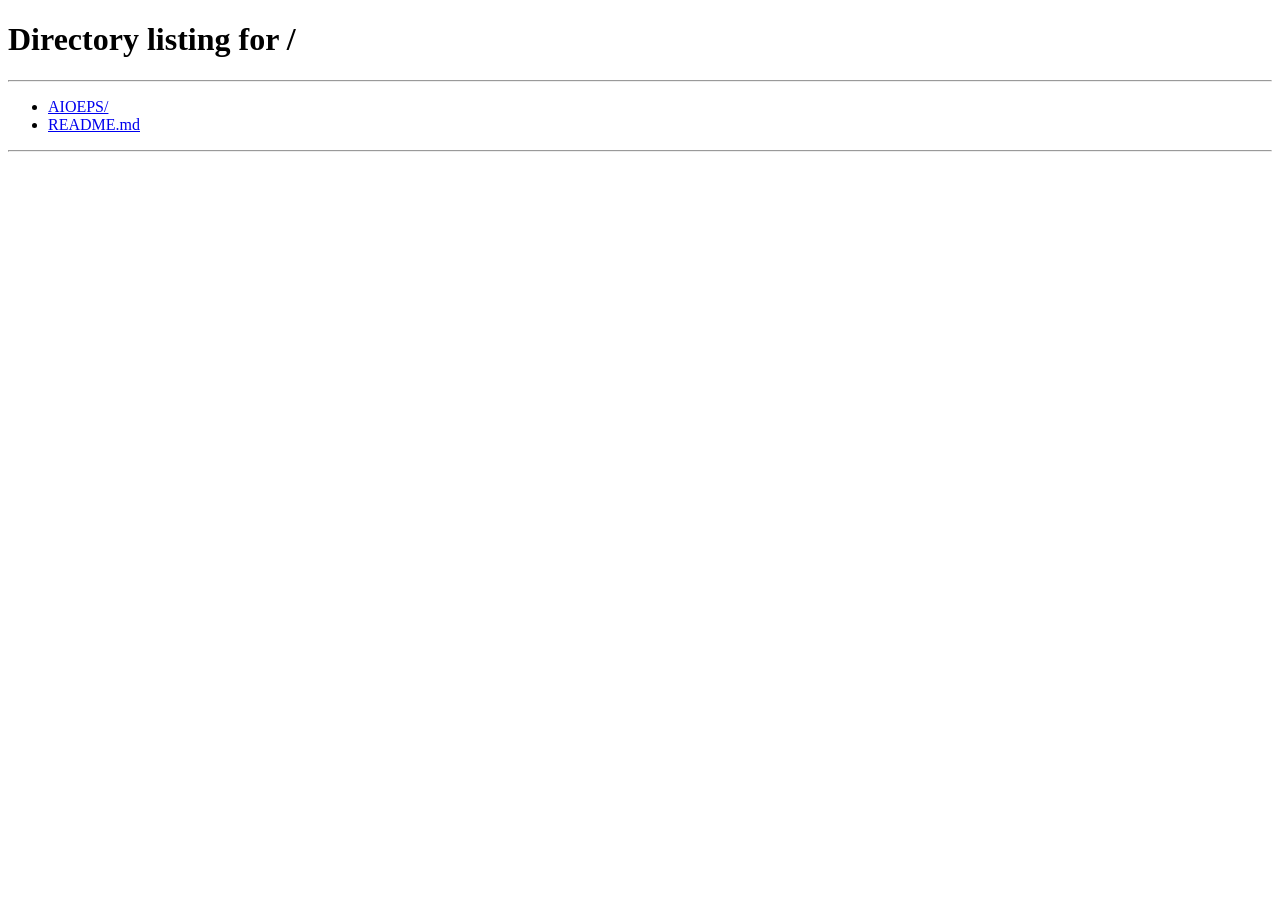
<file: AIOEPS/frontend/student/dashboard.html>
<!DOCTYPE html>
<html lang="en">
<head>
  <meta charset="UTF-8"/>
  <meta name="viewport" content="width=device-width,initial-scale=1.0"/>
  <title>Student Dashboard — AIOEPS</title>
  <link rel="stylesheet" href="../css/style.css"/>
</head>
<body>

<nav class="navbar">
  <div class="navbar-brand"><span class="logo-icon">🛡️</span>AIOEPS</div>
  <div class="flex-center gap-2">
    <span id="userGreeting" class="text-sm text-muted"></span>
    <button class="btn btn-outline btn-sm" onclick="Auth.logout()">🚪 Logout</button>
  </div>
</nav>

<div class="layout">
  <!-- Sidebar -->
  <aside class="sidebar">
    <div class="sidebar-section">
      <div class="sidebar-label">Menu</div>
      <div class="sidebar-item active" onclick="showSection('dashboard')"><span class="item-icon">🏠</span>Dashboard</div>
      <div class="sidebar-item" onclick="showSection('exams')"><span class="item-icon">📝</span>Available Exams</div>
      <div class="sidebar-item" onclick="showSection('results')"><span class="item-icon">📊</span>My Results</div>
      <div class="sidebar-item" onclick="showSection('profile')"><span class="item-icon">👤</span>Profile</div>
    </div>
    <div style="padding:1rem 0.75rem;margin-top:auto">
      <div style="background:var(--bg-card);border-radius:var(--radius-sm);padding:0.75rem">
        <div class="text-xs text-muted mb-1">AI Monitoring</div>
        <div class="flex-center gap-1 text-sm">
          <span class="status-dot green pulse"></span> Active
        </div>
      </div>
    </div>
  </aside>

  <main class="main-content">
    <!-- ── Dashboard Section ── -->
    <section id="sec-dashboard" class="fade-in">
      <h2 style="margin-bottom:0.25rem">Welcome back! 👋</h2>
      <p class="text-muted mb-3" id="welcomeMsg">Loading your stats…</p>

      <div class="grid-4 mb-3" id="statsGrid">
        <div class="stat-card"><div class="stat-icon blue">📝</div><div><div class="stat-value" id="st-total">-</div><div class="stat-label">Total Exams</div></div></div>
        <div class="stat-card"><div class="stat-icon green">✅</div><div><div class="stat-value" id="st-passed">-</div><div class="stat-label">Passed</div></div></div>
        <div class="stat-card"><div class="stat-icon red">❌</div><div><div class="stat-value" id="st-failed">-</div><div class="stat-label">Failed</div></div></div>
        <div class="stat-card"><div class="stat-icon yellow">⚡</div><div><div class="stat-value" id="st-score">-</div><div class="stat-label">Avg Score</div></div></div>
      </div>

      <div class="grid-2">
        <div class="card">
          <div class="card-header"><span class="card-title">📅 Upcoming Exams</span><button class="btn btn-primary btn-sm" onclick="showSection('exams')">View All</button></div>
          <div id="upcomingExams"><p class="text-muted text-sm">Loading…</p></div>
        </div>
        <div class="card">
          <div class="card-header"><span class="card-title">📊 Recent Results</span></div>
          <div id="recentResults"><p class="text-muted text-sm">Loading…</p></div>
        </div>
      </div>
    </section>

    <!-- ── Exams Section ── -->
    <section id="sec-exams" class="hidden fade-in">
      <h2 class="mb-3">📝 Available Exams</h2>
      <div id="examsList"><p class="text-muted">Loading exams…</p></div>
    </section>

    <!-- ── Results Section ── -->
    <section id="sec-results" class="hidden fade-in">
      <h2 class="mb-3">📊 My Results</h2>
      <div class="card">
        <div class="table-wrap">
          <table><thead><tr><th>Exam</th><th>Subject</th><th>Score</th><th>%</th><th>Result</th><th>Warnings</th><th>Date</th></tr></thead>
          <tbody id="resultsTable"><tr><td colspan="7" class="text-center text-muted">Loading…</td></tr></tbody></table>
        </div>
      </div>
    </section>

    <!-- ── Profile Section ── -->
    <section id="sec-profile" class="hidden fade-in">
      <h2 class="mb-3">👤 My Profile</h2>
      <div class="card" style="max-width:500px">
        <div id="profileInfo"></div>
        <hr style="border-color:var(--border);margin:1rem 0"/>
        <h3 class="mb-2">Register Face</h3>
        <p class="text-sm text-muted mb-2">Capture your face for AI proctoring verification.</p>
        <div class="webcam-box mb-2" style="max-width:300px">
          <video id="profileVideo" autoplay muted playsinline></video>
          <div class="webcam-label"><span class="status-dot green pulse"></span>Camera Live</div>
        </div>
        <div class="flex gap-1">
          <button class="btn btn-primary" onclick="captureFace()">📸 Capture & Register Face</button>
          <button class="btn btn-ghost" onclick="stopProfileCam()">⏹ Stop Camera</button>
        </div>
        <div id="faceRegStatus" class="mt-2"></div>
      </div>
    </section>
  </main>
</div>

<div id="toast-container"></div>

<script src="../js/auth.js"></script>
<script>
const user = Auth.requireAuth('student');
if (user) {
  document.getElementById('userGreeting').textContent = `👤 ${user.name}`;

  // Load dashboard data
  loadDashboard();
  loadUpcomingExams();
  loadRecentResults();
}

function showSection(name) {
  document.querySelectorAll('[id^="sec-"]').forEach(s => s.classList.add('hidden'));
  document.getElementById('sec-' + name).classList.remove('hidden');
  document.querySelectorAll('.sidebar-item').forEach(i => i.classList.remove('active'));
  event.currentTarget.classList.add('active');
  if (name === 'profile') startProfileCam();
  if (name === 'exams')   loadExams();
  if (name === 'results') loadResults();
}

async function loadDashboard() {
  const d = await API.getDashboard();
  if (!d.success) return;
  const s = d.stats;
  document.getElementById('st-total').textContent  = s.total_exams;
  document.getElementById('st-passed').textContent = s.passed;
  document.getElementById('st-failed').textContent = s.failed;
  document.getElementById('st-score').textContent  = s.avg_score + '%';
  document.getElementById('welcomeMsg').textContent =
    `You have taken ${s.total_exams} exam(s) with an average score of ${s.avg_score}%`;
}

async function loadUpcomingExams() {
  const d = await API.getExams();
  const el = document.getElementById('upcomingExams');
  if (!d.success || !d.exams.length) { el.innerHTML = '<p class="text-muted text-sm">No upcoming exams.</p>'; return; }
  el.innerHTML = d.exams.slice(0,3).map(e => `
    <div style="padding:0.75rem 0;border-bottom:1px solid var(--border)">
      <div class="flex-between">
        <div><div class="fw-600">${e.title}</div><div class="text-xs text-muted">${e.subject} · ${e.duration_minutes} min · ${e.total_marks} marks</div></div>
        ${statusBadge(e.status)}
      </div>
      <button class="btn btn-primary btn-sm mt-1" onclick="startExam('${e.exam_id}')">Start Exam →</button>
    </div>`).join('');
}

async function loadExams() {
  const d = await API.getExams();
  const el = document.getElementById('examsList');
  if (!d.success || !d.exams.length) { el.innerHTML = '<p class="text-muted">No exams available.</p>'; return; }
  el.innerHTML = `<div class="grid-2">${d.exams.map(e => `
    <div class="card">
      <div class="flex-between mb-2">
        <h3>${e.title}</h3>${statusBadge(e.status)}
      </div>
      <div class="text-sm text-muted mb-1">📚 ${e.subject}</div>
      <div class="text-sm text-muted mb-1">⏱ ${e.duration_minutes} minutes</div>
      <div class="text-sm text-muted mb-2">📋 ${e.total_marks} marks (Pass: ${e.pass_marks})</div>
      <div class="text-xs text-muted mb-2">Type: ${e.exam_type}</div>
      <button class="btn btn-primary btn-full" onclick="startExam('${e.exam_id}')">🚀 Start Exam</button>
    </div>`).join('')}</div>`;
}

async function loadRecentResults() {
  const d = await API.myResults();
  const el = document.getElementById('recentResults');
  if (!d.success || !d.results.length) { el.innerHTML = '<p class="text-muted text-sm">No results yet.</p>'; return; }
  el.innerHTML = d.results.slice(0,3).map(r => `
    <div style="padding:0.75rem 0;border-bottom:1px solid var(--border)">
      <div class="flex-between">
        <div class="fw-600">${r.title}</div>${resultBadge(r.result)}
      </div>
      <div class="text-xs text-muted">Score: ${r.score}/${r.total_marks} (${r.percentage}%)</div>
    </div>`).join('');
}

async function loadResults() {
  const d = await API.myResults();
  const tbody = document.getElementById('resultsTable');
  if (!d.success || !d.results.length) {
    tbody.innerHTML = '<tr><td colspan="7" class="text-center text-muted">No results yet</td></tr>'; return;
  }
  tbody.innerHTML = d.results.map(r => `
    <tr>
      <td class="fw-600">${r.title}</td>
      <td>${r.subject}</td>
      <td>${r.score}/${r.total_marks}</td>
      <td>${r.percentage}%</td>
      <td>${resultBadge(r.result)}</td>
      <td>${r.total_warnings}</td>
      <td>${formatDate(r.submitted_at)}</td>
    </tr>`).join('');
}

async function startExam(examId) {
  const data = await API.startExam(examId);
  if (data.success) {
    localStorage.setItem('aioeps_session', JSON.stringify({ session_id: data.session_id, exam_id: examId }));
    window.location.href = 'exam.html';
  } else {
    showToast(data.message || 'Could not start exam', 'error');
  }
}

// ── Profile / Face Registration ────────────────────────────────────────────
let profileStream = null;

async function startProfileCam() {
  const vid = document.getElementById('profileVideo');
  document.getElementById('profileInfo').innerHTML = `
    <div class="text-sm"><b>Name:</b> ${user.name}</div>
    <div class="text-sm"><b>ID:</b> ${user.student_id}</div>
    <div class="text-sm"><b>Email:</b> ${user.email}</div>
    <div class="text-sm"><b>Face Registered:</b> ${user.face_encoded ? '✅ Yes' : '❌ No'}</div>`;
  try {
    profileStream = await navigator.mediaDevices.getUserMedia({ video: true });
    vid.srcObject = profileStream;
  } catch { showToast('Camera access denied', 'error'); }
}

function stopProfileCam() {
  if (profileStream) { profileStream.getTracks().forEach(t => t.stop()); profileStream = null; }
}

async function captureFace() {
  const vid = document.getElementById('profileVideo');
  const el  = document.getElementById('faceRegStatus');
  if (!vid.srcObject) { showToast('Start camera first', 'warning'); return; }

  const canvas = document.createElement('canvas');
  canvas.width  = vid.videoWidth  || 640;
  canvas.height = vid.videoHeight || 480;
  const ctx = canvas.getContext('2d');
  ctx.drawImage(vid, 0, 0);
  const image = canvas.toDataURL('image/jpeg', 0.8);

  // Store brightness as local face reference for in-exam matching
  const small = document.createElement('canvas');
  small.width = 80; small.height = 80;
  small.getContext('2d').drawImage(vid, 0, 0, 80, 80);
  const pix = small.getContext('2d').getImageData(0, 0, 80, 80).data;
  let br = 0;
  for (let i = 0; i < pix.length; i += 4) br += (pix[i] + pix[i+1] + pix[i+2]) / 3;
  br /= (pix.length / 4);
  localStorage.setItem('aioeps_face_ref', br.toFixed(2));

  el.innerHTML = '<div class="alert alert-info">⏳ Uploading face…</div>';

  try {
    const health = await fetch('http://localhost:5000/api/health', { signal: AbortSignal.timeout(2000) });
    if (!health.ok) throw new Error('Backend error');
    const res = await API.post('/student/upload-face', { image });
    if (res.success) {
      el.innerHTML = '<div class="alert alert-success">✅ Face registered successfully! You can now start exams.</div>';
      user.face_encoded = true;
      localStorage.setItem('aioeps_user', JSON.stringify(user));
    } else {
      // Still save locally even if backend fails
      el.innerHTML = `<div class="alert alert-warning">⚠️ ${res.message}<br/><small>Face saved locally for exam matching.</small></div>`;
      user.face_encoded = true;
      localStorage.setItem('aioeps_user', JSON.stringify(user));
    }
  } catch (err) {
    // Save locally even without backend
    el.innerHTML = '<div class="alert alert-warning">⚠️ Backend not running — face saved locally for this session.</div>';
    user.face_encoded = true;
    localStorage.setItem('aioeps_user', JSON.stringify(user));
  }
}
</script>
</body>
</html>
</file>
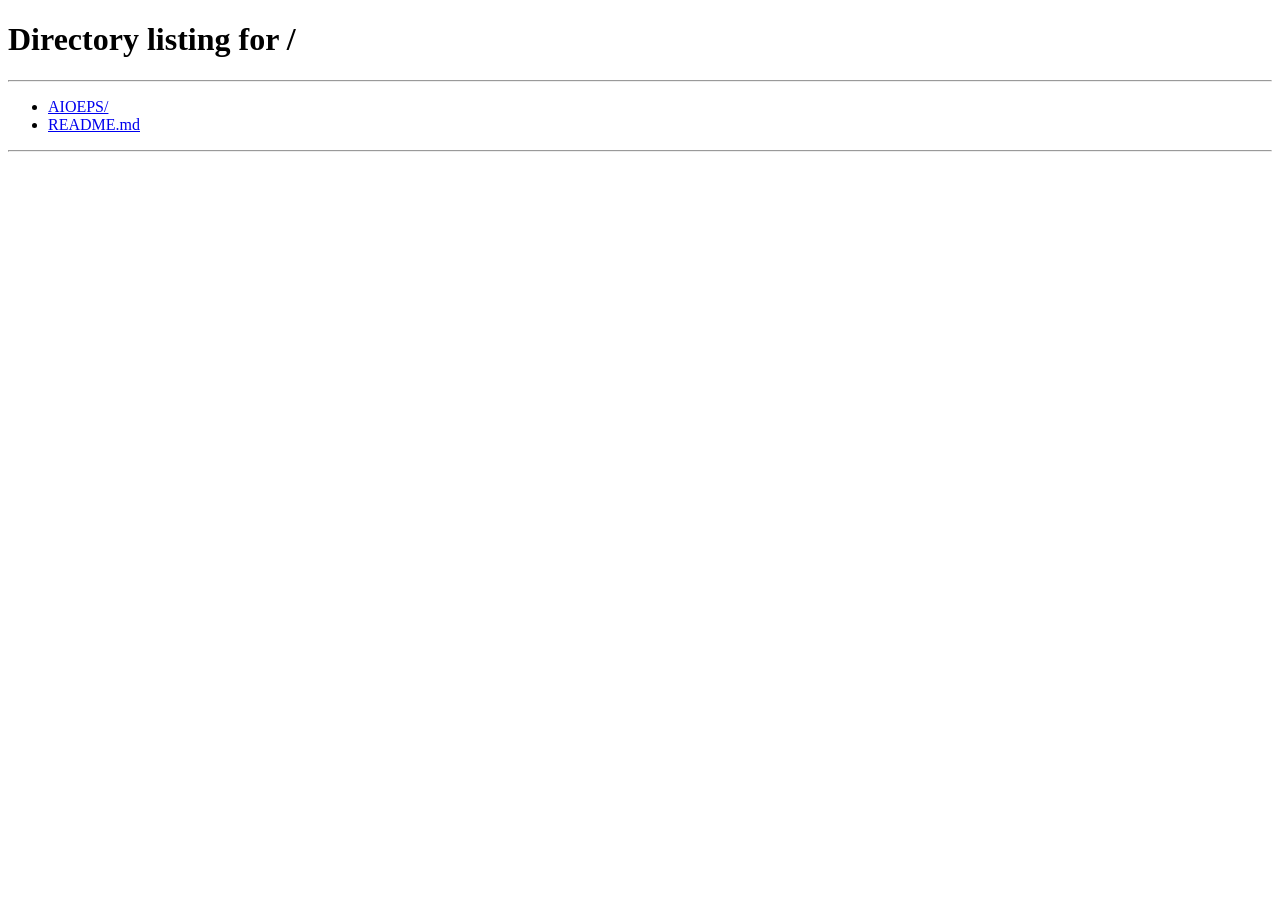
<file: AIOEPS/frontend/student/result.html>
<!DOCTYPE html>
<html lang="en">
<head>
  <meta charset="UTF-8"/>
  <meta name="viewport" content="width=device-width,initial-scale=1.0"/>
  <title>Result — AIOEPS</title>
  <link rel="stylesheet" href="../css/style.css"/>
  <style>
    body {
      display:flex; align-items:center; justify-content:center;
      min-height:100vh; padding:1rem;
      background: radial-gradient(ellipse at 50% 20%, rgba(124,111,255,0.25), transparent 65%),
                  radial-gradient(ellipse at 80% 80%, rgba(34,211,238,0.12), transparent 50%),
                  #07071a;
    }
    .result-card { max-width:560px; width:100%; text-align:center; }
    .confirm-icon { font-size:5rem; margin-bottom:1rem; animation: popIn 0.6s ease; }
    @keyframes popIn {
      0%   { transform: scale(0); opacity:0; }
      70%  { transform: scale(1.15); }
      100% { transform: scale(1); opacity:1; }
    }
    .confirm-title { font-size:2rem; font-weight:800; margin-bottom:0.75rem; }
    .confirm-title.pass { background:linear-gradient(135deg,#10d97d,#22d3ee); -webkit-background-clip:text; -webkit-text-fill-color:transparent; }
    .confirm-title.fail { background:linear-gradient(135deg,#f87171,#fb923c); -webkit-background-clip:text; -webkit-text-fill-color:transparent; }
    .score-box { padding:1.25rem 1.5rem; border-radius:14px; margin-bottom:1.25rem; background:rgba(255,255,255,0.04); border:1px solid rgba(255,255,255,0.12); }
    .score-big { font-size:3rem; font-weight:900; line-height:1; background:linear-gradient(135deg,#a78bfa,#22d3ee); -webkit-background-clip:text; -webkit-text-fill-color:transparent; }
    .score-label { color:#aaa; font-size:0.9rem; margin-top:0.25rem; }
    .result-badge-large { display:inline-block; padding:0.5rem 1.5rem; border-radius:50px; font-size:1.1rem; font-weight:700; margin-bottom:1rem; }
    .result-badge-large.pass { background:rgba(16,217,125,0.15); color:#10d97d; border:1px solid rgba(16,217,125,0.4); }
    .result-badge-large.fail { background:rgba(248,113,113,0.15); color:#f87171; border:1px solid rgba(248,113,113,0.4); }
    .stats-row { display:grid; grid-template-columns:1fr 1fr 1fr; gap:0.75rem; margin-bottom:1.25rem; }
    .stat-mini { padding:0.75rem; border-radius:10px; background:rgba(255,255,255,0.04); border:1px solid rgba(255,255,255,0.08); }
    .stat-mini .val { font-size:1.4rem; font-weight:700; color:var(--text-primary); }
    .stat-mini .lbl { font-size:0.75rem; color:#888; margin-top:0.1rem; }
    .warning-note { padding:0.75rem 1rem; border-radius:10px; margin-bottom:1.25rem; background:rgba(251,191,36,0.08); border:1px solid rgba(251,191,36,0.25); color:#fbbf24; font-size:0.85rem; }
    .session-tag { color:#666; font-size:0.78rem; margin-top:1rem; }
  </style>
</head>
<body>
<div class="result-card card bounce-in">
  <div class="confirm-icon" id="resultIcon">⏳</div>
  <h1 class="confirm-title" id="resultTitle">Calculating…</h1>
  <div id="resultBadge"></div>
  <div class="score-box">
    <div class="score-big" id="scoreBig">—</div>
    <div class="score-label">Your Score</div>
  </div>
  <div class="stats-row">
    <div class="stat-mini"><div class="val" id="statObtained">—</div><div class="lbl">Marks Obtained</div></div>
    <div class="stat-mini"><div class="val" id="statTotal">—</div><div class="lbl">Total Marks</div></div>
    <div class="stat-mini"><div class="val" id="statPass">—</div><div class="lbl">Pass Marks</div></div>
  </div>
  <div class="warning-note" id="warningNote" style="display:none">
    ⚠️ Warnings recorded during exam: <b id="warnCount">0</b> — Result is based on your score only.
  </div>
  <div class="flex gap-2 flex-center mt-2">
    <button class="btn btn-primary" onclick="window.location.href='dashboard.html'">🏠 Dashboard</button>
  </div>
  <p class="session-tag">Session ID: <span id="resSession">-</span></p>
</div>
<script src="../js/auth.js"></script>
<script>
Auth.requireAuth('student');
const session = JSON.parse(localStorage.getItem('aioeps_session') || '{}');
document.getElementById('resSession').textContent = session.session_id || '-';

const resultData = JSON.parse(localStorage.getItem('aioeps_result') || 'null');

if (resultData && resultData.admin) {
  const a = resultData.admin;
  const isPassed = a.result === 'Pass';
  document.getElementById('resultIcon').textContent = isPassed ? '🎉' : '😔';
  const titleEl = document.getElementById('resultTitle');
  titleEl.textContent = isPassed ? 'Congratulations!' : 'Better Luck Next Time';
  titleEl.className = 'confirm-title ' + (isPassed ? 'pass' : 'fail');
  document.getElementById('resultBadge').innerHTML =
    '<div class="result-badge-large ' + (isPassed?'pass':'fail') + ' mb-2">' +
    (isPassed ? '✅ PASSED' : '❌ FAILED') + '</div>';
  document.getElementById('scoreBig').textContent = a.percentage + '%';
  document.getElementById('statObtained').textContent = a.score;
  document.getElementById('statTotal').textContent = a.total;
  document.getElementById('statPass').textContent = a.pass_marks;
  if (a.warnings && a.warnings > 0) {
    document.getElementById('warningNote').style.display = 'block';
    document.getElementById('warnCount').textContent = a.warnings;
  }
} else {
  document.getElementById('resultIcon').textContent = '✅';
  document.getElementById('resultTitle').textContent = 'Submitted!';
  document.getElementById('resultTitle').className = 'confirm-title pass';
  document.getElementById('resultBadge').innerHTML =
    '<div style="padding:1rem 1.5rem;border-radius:12px;margin-bottom:1.5rem;' +
    'background:rgba(16,217,125,0.10);border:1px solid rgba(16,217,125,0.3);color:#10d97d;font-size:1rem;font-weight:500;">' +
    'Your exam has been submitted successfully.<br><small style="opacity:0.7">Check My Results for your score.</small></div>';
  document.getElementById('scoreBig').textContent = '—';
}

localStorage.removeItem('aioeps_result');
</script>
</body>
</html>
</file>
<file: AIOEPS/frontend/css/style.css>
/* ============================================================
   style.css — AIOEPS Global Dark Theme
   AI Based Online Examination Proctoring System
   ============================================================ */

:root {
  --bg-primary:   #07071a;
  --bg-secondary: #0d0d28;
  --bg-card:      #111132;
  --bg-card2:     #151545;
  --accent:       #7c6fff;
  --accent2:      #b39dff;
  --accent-green: #10d97d;
  --accent-red:   #ff4d6d;
  --accent-yellow:#fbbf24;
  --accent-orange:#fb923c;
  --accent-cyan:  #22d3ee;
  --accent-pink:  #f472b6;
  --text-primary: #f0efff;
  --text-secondary:#b0acd0;
  --border:       #252560;
  --shadow:       0 4px 32px rgba(124,111,255,0.22);
  --radius:       14px;
  --radius-sm:    8px;
  --transition:   0.22s ease;
}

*, *::before, *::after { box-sizing: border-box; margin: 0; padding: 0; }

html { scroll-behavior: smooth; }

body {
  font-family: 'Inter', 'Segoe UI', system-ui, sans-serif;
  background: var(--bg-primary);
  color: var(--text-primary);
  min-height: 100vh;
  line-height: 1.6;
}

/* ─── Scrollbar ───────────────────────────────────────────── */
::-webkit-scrollbar       { width: 6px; }
::-webkit-scrollbar-track { background: var(--bg-primary); }
::-webkit-scrollbar-thumb { background: var(--accent); border-radius: 3px; }

/* ─── Typography ──────────────────────────────────────────── */
h1,h2,h3,h4 { font-weight: 700; letter-spacing: -0.02em; }
h1 { font-size: clamp(2rem,4vw,3rem); }
h2 { font-size: clamp(1.4rem,2.5vw,2rem); }
h3 { font-size: 1.15rem; }
a  { color: var(--accent); text-decoration: none; }
a:hover { color: var(--accent2); }

/* ─── Buttons ─────────────────────────────────────────────── */
.btn {
  display: inline-flex; align-items: center; gap: 8px;
  padding: 0.6rem 1.4rem;
  border: none; border-radius: var(--radius-sm);
  font-size: 0.9rem; font-weight: 600; cursor: pointer;
  transition: var(--transition); white-space: nowrap;
}
.btn-primary   { background: var(--accent);        color: #fff; }
.btn-success   { background: var(--accent-green);  color: #fff; }
.btn-danger    { background: var(--accent-red);    color: #fff; }
.btn-warning   { background: var(--accent-yellow); color: #1a1a1a; }
.btn-outline   { background: transparent; border: 1.5px solid var(--accent); color: var(--accent); }
.btn-ghost     { background: transparent; color: var(--text-secondary); }
.btn:hover     { opacity: 0.88; transform: translateY(-1px); }
.btn:active    { transform: translateY(0); }
.btn-lg        { padding: 0.85rem 2rem; font-size: 1rem; }
.btn-sm        { padding: 0.35rem 0.9rem; font-size: 0.8rem; }
.btn-full      { width: 100%; justify-content: center; }

/* ─── Cards ───────────────────────────────────────────────── */
.card {
  background: var(--bg-card);
  border: 1px solid var(--border);
  border-radius: var(--radius);
  padding: 1.25rem;
  box-shadow: var(--shadow);
}
.card-header {
  display: flex; align-items: center; justify-content: space-between;
  margin-bottom: 1rem;
  padding-bottom: 0.75rem;
  border-bottom: 1px solid var(--border);
}
.card-title { font-size: 1rem; font-weight: 600; color: var(--text-primary); }

/* ─── Stat Cards ──────────────────────────────────────────── */
.stat-card {
  background: var(--bg-card);
  border: 1px solid var(--border);
  border-radius: var(--radius);
  padding: 1.1rem 1.3rem;
  display: flex; align-items: center; gap: 1rem;
  transition: var(--transition);
}
.stat-card:hover { border-color: var(--accent); transform: translateY(-2px); }
.stat-icon {
  width: 48px; height: 48px; border-radius: 12px;
  display: flex; align-items: center; justify-content: center;
  font-size: 1.4rem; flex-shrink: 0;
}
.stat-icon.blue   { background: rgba(108,99,255,0.18); }
.stat-icon.green  { background: rgba(34,197,94,0.18); }
.stat-icon.red    { background: rgba(239,68,68,0.18); }
.stat-icon.yellow { background: rgba(245,158,11,0.18); }
.stat-icon.orange { background: rgba(249,115,22,0.18); }
.stat-value { font-size: 1.6rem; font-weight: 800; }
.stat-label { font-size: 0.78rem; color: var(--text-secondary); margin-top: 2px; }

/* ─── Navbar ──────────────────────────────────────────────── */
.navbar {
  position: fixed; top: 0; left: 0; right: 0; z-index: 1000;
  background: rgba(13,13,26,0.92);
  backdrop-filter: blur(12px);
  border-bottom: 1px solid var(--border);
  display: flex; align-items: center; justify-content: space-between;
  padding: 0.75rem 2rem; height: 64px;
}
.navbar-brand {
  display: flex; align-items: center; gap: 10px;
  font-size: 1.2rem; font-weight: 800; color: var(--text-primary);
}
.navbar-brand .logo-icon { font-size: 1.6rem; }
.navbar-links { display: flex; align-items: center; gap: 0.25rem; }
.nav-link {
  padding: 0.45rem 0.9rem; border-radius: var(--radius-sm);
  font-size: 0.88rem; color: var(--text-secondary);
  transition: var(--transition); cursor: pointer;
}
.nav-link:hover, .nav-link.active { background: var(--bg-card); color: var(--text-primary); }

/* ─── Sidebar ─────────────────────────────────────────────── */
.layout { display: flex; min-height: 100vh; padding-top: 64px; }
.sidebar {
  width: 240px; flex-shrink: 0;
  background: var(--bg-secondary);
  border-right: 1px solid var(--border);
  padding: 1.5rem 0.75rem;
  position: fixed; top: 64px; left: 0; bottom: 0;
  overflow-y: auto;
}
.sidebar-section { margin-bottom: 1.5rem; }
.sidebar-label {
  font-size: 0.7rem; font-weight: 700; letter-spacing: 0.1em;
  text-transform: uppercase; color: var(--text-secondary);
  padding: 0 0.75rem; margin-bottom: 0.5rem;
}
.sidebar-item {
  display: flex; align-items: center; gap: 10px;
  padding: 0.6rem 0.75rem; border-radius: var(--radius-sm);
  font-size: 0.88rem; color: var(--text-secondary);
  cursor: pointer; transition: var(--transition);
  margin-bottom: 2px;
}
.sidebar-item:hover        { background: var(--bg-card); color: var(--text-primary); }
.sidebar-item.active       { background: var(--accent); color: #fff; }
.sidebar-item .item-icon   { font-size: 1.1rem; width: 22px; text-align: center; }
.sidebar-item .item-badge  {
  margin-left: auto; background: var(--accent-red);
  color: #fff; font-size: 0.65rem; font-weight: 700;
  padding: 1px 6px; border-radius: 20px;
}
.main-content { margin-left: 240px; flex: 1; padding: 1.5rem; }

/* ─── Forms ───────────────────────────────────────────────── */
.form-group  { margin-bottom: 1rem; }
.form-label  { display: block; font-size: 0.83rem; font-weight: 600; margin-bottom: 6px; color: var(--text-secondary); }
.form-control {
  width: 100%; padding: 0.6rem 0.9rem;
  background: var(--bg-secondary); border: 1.5px solid var(--border);
  border-radius: var(--radius-sm); color: var(--text-primary);
  font-size: 0.9rem; transition: var(--transition);
}
.form-control:focus { outline: none; border-color: var(--accent); box-shadow: 0 0 0 3px rgba(108,99,255,0.15); }
.form-control::placeholder { color: var(--text-secondary); }
textarea.form-control { resize: vertical; min-height: 80px; }

/* ─── Tables ──────────────────────────────────────────────── */
.table-wrap { overflow-x: auto; border-radius: var(--radius); }
table { width: 100%; border-collapse: collapse; font-size: 0.88rem; }
thead th {
  padding: 0.75rem 1rem; text-align: left;
  background: var(--bg-card2); color: var(--text-secondary);
  font-size: 0.75rem; text-transform: uppercase; letter-spacing: 0.06em;
  font-weight: 700; border-bottom: 1px solid var(--border);
}
tbody td {
  padding: 0.75rem 1rem; border-bottom: 1px solid var(--border);
  color: var(--text-primary);
}
tbody tr:hover { background: var(--bg-card2); }
tbody tr:last-child td { border-bottom: none; }

/* ─── Badges ──────────────────────────────────────────────── */
.badge {
  display: inline-flex; align-items: center; gap: 4px;
  padding: 3px 10px; border-radius: 20px;
  font-size: 0.73rem; font-weight: 700;
}
.badge-success  { background: rgba(34,197,94,0.18);  color: #22c55e; }
.badge-danger   { background: rgba(239,68,68,0.18);  color: #ef4444; }
.badge-warning  { background: rgba(245,158,11,0.18); color: #f59e0b; }
.badge-info     { background: rgba(108,99,255,0.18); color: #a78bfa; }
.badge-neutral  { background: rgba(100,100,120,0.2); color: #aaa; }

/* ─── Alerts / Notifications ─────────────────────────────── */
.alert {
  display: flex; align-items: flex-start; gap: 12px;
  padding: 1rem 1.25rem; border-radius: var(--radius-sm);
  border-left: 4px solid; margin-bottom: 1rem;
}
.alert-danger   { background: rgba(239,68,68,0.12);  border-color: var(--accent-red);    color: #f87171; }
.alert-warning  { background: rgba(245,158,11,0.12); border-color: var(--accent-yellow); color: #fbbf24; }
.alert-success  { background: rgba(34,197,94,0.12);  border-color: var(--accent-green);  color: #4ade80; }
.alert-info     { background: rgba(108,99,255,0.12); border-color: var(--accent);        color: var(--accent2); }

/* ─── Modal ───────────────────────────────────────────────── */
.modal-overlay {
  position: fixed; inset: 0; z-index: 2000;
  background: rgba(0,0,0,0.7); backdrop-filter: blur(6px);
  display: flex; align-items: center; justify-content: center;
  opacity: 0; pointer-events: none; transition: var(--transition);
}
.modal-overlay.show { opacity: 1; pointer-events: all; }
.modal {
  background: var(--bg-card); border: 1px solid var(--border);
  border-radius: var(--radius); padding: 2rem; width: 90%; max-width: 480px;
  box-shadow: 0 20px 60px rgba(0,0,0,0.5);
  transform: scale(0.95); transition: var(--transition);
}
.modal-overlay.show .modal { transform: scale(1); }
.modal-header {
  display: flex; align-items: center; justify-content: space-between;
  margin-bottom: 1.25rem;
}
.modal-close {
  background: none; border: none; color: var(--text-secondary);
  font-size: 1.4rem; cursor: pointer; line-height: 1;
}

/* ─── Progress Bars ───────────────────────────────────────── */
.progress { background: var(--bg-secondary); border-radius: 20px; height: 8px; overflow: hidden; }
.progress-bar {
  height: 100%; border-radius: 20px; background: var(--accent);
  transition: width 0.6s ease;
}
.progress-bar.green  { background: var(--accent-green); }
.progress-bar.red    { background: var(--accent-red); }
.progress-bar.yellow { background: var(--accent-yellow); }

/* ─── Status Indicators ───────────────────────────────────── */
.status-dot {
  width: 8px; height: 8px; border-radius: 50%; display: inline-block;
  margin-right: 6px; flex-shrink: 0;
}
.status-dot.green  { background: var(--accent-green); box-shadow: 0 0 6px var(--accent-green); }
.status-dot.red    { background: var(--accent-red);   box-shadow: 0 0 6px var(--accent-red); }
.status-dot.yellow { background: var(--accent-yellow);box-shadow: 0 0 6px var(--accent-yellow); }
.status-dot.pulse  { animation: pulse 1.5s infinite; }
@keyframes pulse    { 0%,100%{opacity:1}50%{opacity:0.4} }

/* ─── Webcam Box ──────────────────────────────────────────── */
.webcam-box {
  border-radius: var(--radius); overflow: hidden;
  border: 2px solid var(--accent);
  background: #000; position: relative;
  box-shadow: 0 0 20px rgba(108,99,255,0.3);
}
.webcam-box video, .webcam-box canvas {
  width: 100%; display: block;
}
.webcam-label {
  position: absolute; bottom: 0; left: 0; right: 0;
  padding: 6px 10px; background: rgba(0,0,0,0.7);
  font-size: 0.75rem; color: var(--accent-green);
  display: flex; align-items: center; gap: 6px;
}

/* ─── AI Monitor Panel ────────────────────────────────────── */
.ai-monitor {
  background: var(--bg-card); border: 1px solid var(--border);
  border-radius: var(--radius); padding: 1rem;
}
.ai-monitor-title {
  font-size: 0.8rem; font-weight: 700; color: var(--accent);
  text-transform: uppercase; letter-spacing: 0.08em;
  margin-bottom: 0.75rem;
}
.ai-row {
  display: flex; align-items: center; justify-content: space-between;
  padding: 6px 0; border-bottom: 1px solid var(--border);
  font-size: 0.83rem;
}
.ai-row:last-child { border-bottom: none; }
.ai-row-label { color: var(--text-secondary); display: flex; align-items: center; gap: 6px; }
.ai-row-value { font-weight: 600; display: flex; align-items: center; gap: 4px; }
.ai-ok   { color: var(--accent-green); }
.ai-warn { color: var(--accent-yellow); }
.ai-bad  { color: var(--accent-red); }

/* ─── Exam Timer ──────────────────────────────────────────── */
.timer-box {
  background: var(--bg-card2); border: 1px solid var(--border);
  border-radius: var(--radius-sm); padding: 0.5rem 1rem;
  display: flex; align-items: center; gap: 8px;
  font-weight: 700; font-size: 1.1rem; font-family: monospace;
}
.timer-box.warning { border-color: var(--accent-yellow); color: var(--accent-yellow); }
.timer-box.danger  { border-color: var(--accent-red);    color: var(--accent-red); animation: pulse 1s infinite; }

/* ─── Question Navigator ──────────────────────────────────── */
.q-nav-grid { display: grid; grid-template-columns: repeat(5,1fr); gap: 6px; }
.q-btn {
  aspect-ratio: 1; border-radius: 8px; border: 1.5px solid var(--border);
  background: var(--bg-secondary); color: var(--text-primary);
  font-size: 0.8rem; font-weight: 600; cursor: pointer;
  transition: var(--transition); display: flex; align-items: center; justify-content: center;
}
.q-btn.answered  { background: var(--accent-green); border-color: var(--accent-green); color: #fff; }
.q-btn.current   { background: var(--accent); border-color: var(--accent); color: #fff; }
.q-btn.marked    { background: var(--accent-yellow); border-color: var(--accent-yellow); color: #1a1a1a; }
.q-btn.not-answered { border-color: var(--accent-red); }
.q-btn:hover     { opacity: 0.8; }

/* ─── Code Editor ─────────────────────────────────────────── */
.code-editor {
  background: #0d1117; border: 1px solid var(--border);
  border-radius: var(--radius-sm); padding: 1rem;
  font-family: 'Fira Code', 'Cascadia Code', monospace;
  font-size: 0.87rem; color: #c9d1d9; min-height: 280px;
  resize: vertical; width: 100%; line-height: 1.7;
  tab-size: 4; white-space: pre;
}
.code-editor:focus { outline: none; border-color: var(--accent); }
.line-numbers {
  background: #0d1117; padding: 1rem 0.5rem 1rem 1rem;
  border-right: 1px solid var(--border); text-align: right;
  color: #6e7681; font-family: monospace; font-size: 0.87rem;
  line-height: 1.7; user-select: none; min-width: 40px;
}

/* ─── Login Page ──────────────────────────────────────────── */
.auth-page {
  min-height: 100vh; display: flex; align-items: center; justify-content: center;
  background: radial-gradient(ellipse at 60% 20%, rgba(108,99,255,0.18) 0%, transparent 60%),
              var(--bg-primary);
}
.auth-card {
  background: var(--bg-card); border: 1px solid var(--border);
  border-radius: 20px; padding: 2.5rem; width: 100%; max-width: 420px;
  box-shadow: 0 20px 60px rgba(0,0,0,0.4);
}
.auth-card-title { font-size: 1.6rem; font-weight: 800; margin-bottom: 0.25rem; }
.auth-card-sub   { color: var(--text-secondary); font-size: 0.9rem; margin-bottom: 1.75rem; }
.auth-divider    { display: flex; align-items: center; gap: 12px; margin: 1.25rem 0; }
.auth-divider::before,.auth-divider::after {
  content: ''; flex: 1; height: 1px; background: var(--border);
}
.auth-divider span { font-size: 0.8rem; color: var(--text-secondary); }

/* ─── Grid Helpers ────────────────────────────────────────── */
.grid-2 { display: grid; grid-template-columns: repeat(2, 1fr); gap: 1rem; }
.grid-3 { display: grid; grid-template-columns: repeat(3, 1fr); gap: 1rem; }
.grid-4 { display: grid; grid-template-columns: repeat(4, 1fr); gap: 1rem; }
@media (max-width: 900px) {
  .grid-4 { grid-template-columns: repeat(2,1fr); }
  .grid-3 { grid-template-columns: repeat(2,1fr); }
}
@media (max-width: 600px) {
  .grid-4,.grid-3,.grid-2 { grid-template-columns: 1fr; }
  .sidebar { width: 200px; }
  .main-content { margin-left: 200px; }
}

/* ─── Animations ──────────────────────────────────────────── */
@keyframes fadeIn    { from{opacity:0;transform:translateY(10px)} to{opacity:1;transform:translateY(0)} }
@keyframes slideIn   { from{transform:translateX(-20px);opacity:0} to{transform:translateX(0);opacity:1} }
@keyframes bounceIn  { 0%{transform:scale(0.8)}60%{transform:scale(1.05)}100%{transform:scale(1)} }
.fade-in    { animation: fadeIn  0.4s ease both; }
.slide-in   { animation: slideIn 0.35s ease both; }
.bounce-in  { animation: bounceIn 0.5s ease both; }

/* ─── Toast Notifications ─────────────────────────────────── */
#toast-container {
  position: fixed; top: 80px; right: 20px; z-index: 9999;
  display: flex; flex-direction: column; gap: 8px;
}
.toast {
  background: var(--bg-card2); border: 1px solid var(--border);
  border-radius: var(--radius-sm); padding: 0.75rem 1.25rem;
  min-width: 280px; display: flex; align-items: center; gap: 10px;
  box-shadow: 0 8px 24px rgba(0,0,0,0.4);
  animation: slideIn 0.3s ease;
}
.toast.success { border-left: 3px solid var(--accent-green); }
.toast.error   { border-left: 3px solid var(--accent-red); }
.toast.warning { border-left: 3px solid var(--accent-yellow); }
.toast.info    { border-left: 3px solid var(--accent); }

/* ─── Flex Utilities ──────────────────────────────────────── */
.flex         { display: flex; }
.flex-center  { display: flex; align-items: center; justify-content: center; }
.flex-between { display: flex; align-items: center; justify-content: space-between; }
.flex-col     { display: flex; flex-direction: column; }
.gap-1        { gap: 0.5rem; }
.gap-2        { gap: 1rem; }
.gap-3        { gap: 1.5rem; }
.mt-1{margin-top:0.5rem} .mt-2{margin-top:1rem} .mt-3{margin-top:1.5rem}
.mb-1{margin-bottom:0.5rem} .mb-2{margin-bottom:1rem} .mb-3{margin-bottom:1.5rem}
.p-1{padding:0.5rem} .p-2{padding:1rem} .p-3{padding:1.5rem}
.text-center{text-align:center} .text-right{text-align:right}
.text-sm{font-size:0.82rem} .text-xs{font-size:0.72rem}
.text-muted{color:var(--text-secondary)}
.text-accent{color:var(--accent)}
.text-green{color:var(--accent-green)}
.text-red{color:var(--accent-red)}
.text-yellow{color:var(--accent-yellow)}
.fw-bold{font-weight:700} .fw-600{font-weight:600}
.w-full{width:100%} .h-full{height:100%}
.hidden{display:none!important}

/* ─── Colorful Theme Enhancements ──────────────────────────── */
body {
  background-image: 
    radial-gradient(ellipse at 20% 10%, rgba(124,111,255,0.12) 0%, transparent 50%),
    radial-gradient(ellipse at 80% 80%, rgba(34,211,238,0.08) 0%, transparent 50%),
    radial-gradient(ellipse at 60% 30%, rgba(244,114,182,0.06) 0%, transparent 40%);
}
.navbar {
  background: linear-gradient(90deg, #09091e 0%, #0e0e2e 50%, #090918 100%) !important;
  border-bottom: 1px solid rgba(124,111,255,0.35) !important;
  box-shadow: 0 2px 20px rgba(124,111,255,0.15);
}
.sidebar {
  background: linear-gradient(180deg, #090920 0%, #0c0c2a 60%, #080820 100%) !important;
  border-right: 1px solid rgba(124,111,255,0.2) !important;
}
.sidebar-item.active {
  background: linear-gradient(90deg, rgba(124,111,255,0.25) 0%, rgba(124,111,255,0.05) 100%) !important;
  border-left: 3px solid #7c6fff !important;
  color: #b39dff !important;
}
.sidebar-item:hover { background: rgba(124,111,255,0.1) !important; color: #b39dff !important; }
.stat-card { 
  background: linear-gradient(135deg, #111132 0%, rgba(124,111,255,0.06) 100%) !important;
  border: 1px solid #252560 !important;
  transition: all 0.22s ease;
}
.stat-card:hover { border-color: #7c6fff !important; box-shadow: 0 8px 32px rgba(124,111,255,0.25) !important; transform: translateY(-3px); }
.card { 
  background: linear-gradient(135deg, #111132 0%, #12123a 100%) !important;
  border: 1px solid #252560 !important;
}
.btn-primary { background: linear-gradient(135deg, #7c6fff, #a78bfa) !important; box-shadow: 0 4px 15px rgba(124,111,255,0.4); }
.btn-primary:hover { box-shadow: 0 6px 20px rgba(124,111,255,0.6) !important; }
.logo-icon { filter: drop-shadow(0 0 8px #7c6fff); }
.navbar-brand { background: linear-gradient(90deg, #b39dff, #22d3ee); -webkit-background-clip: text; -webkit-text-fill-color: transparent; font-weight: 800; }
.stat-icon.blue   { background: linear-gradient(135deg, rgba(34,211,238,0.2), rgba(34,211,238,0.05)); color: #22d3ee; }
.stat-icon.green  { background: linear-gradient(135deg, rgba(16,217,125,0.2), rgba(16,217,125,0.05)); color: #10d97d; }
.stat-icon.red    { background: linear-gradient(135deg, rgba(255,77,109,0.2), rgba(255,77,109,0.05)); color: #ff4d6d; }
.stat-icon.yellow { background: linear-gradient(135deg, rgba(251,191,36,0.2), rgba(251,191,36,0.05)); color: #fbbf24; }
.stat-icon.orange { background: linear-gradient(135deg, rgba(251,146,60,0.2), rgba(251,146,60,0.05)); color: #fb923c; }
.stat-icon.purple { background: linear-gradient(135deg, rgba(167,139,250,0.2), rgba(167,139,250,0.05)); color: #a78bfa; }
table thead th { background: linear-gradient(90deg, #0e0e30, #12123a) !important; color: #b0acd0 !important; }
.badge-info { background: linear-gradient(135deg, #22d3ee, #7c6fff) !important; }
.item-badge { background: linear-gradient(135deg, #ff4d6d, #fb923c) !important; }
</file>
